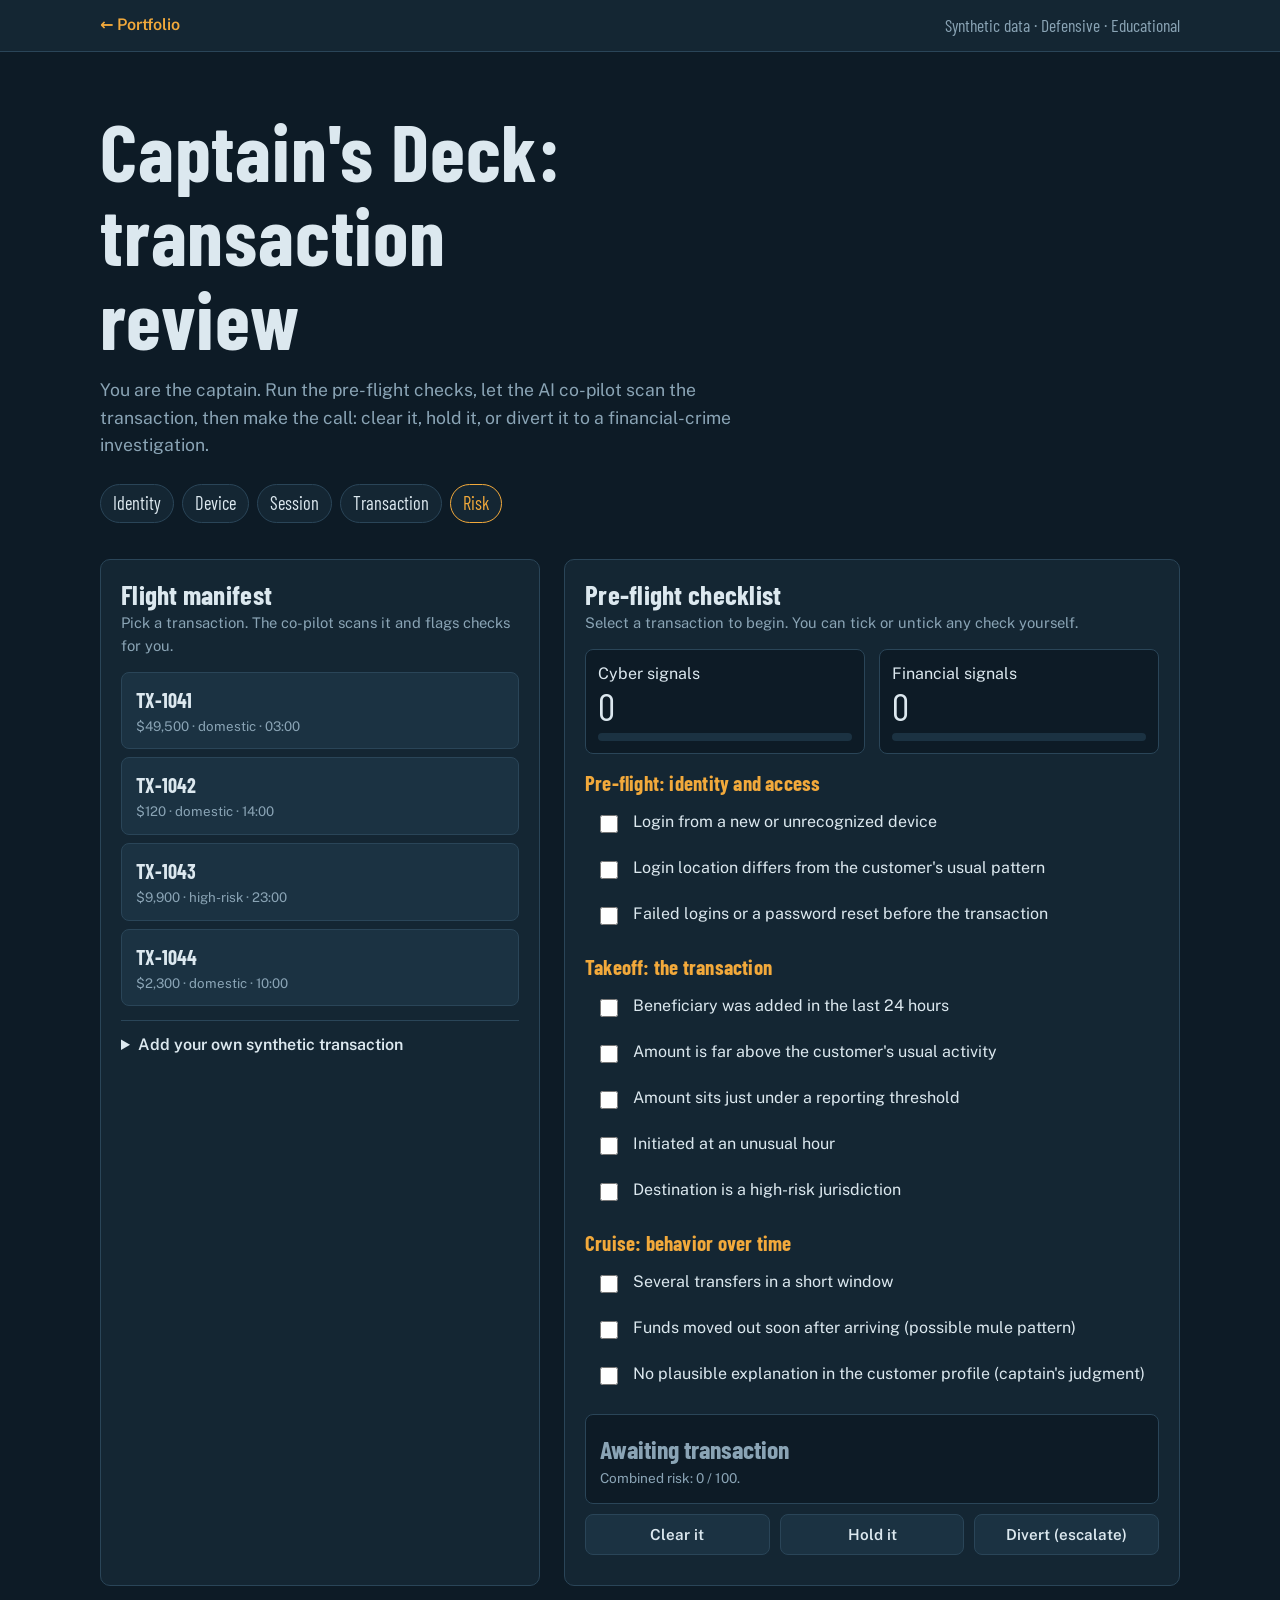
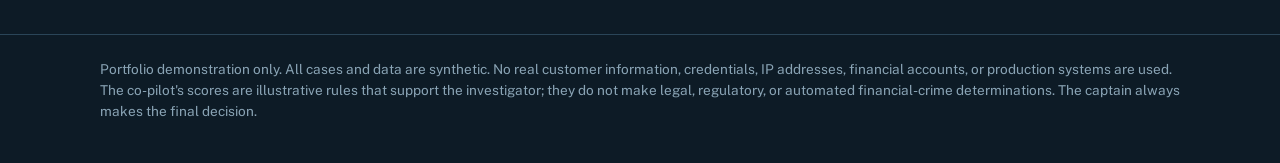
<file: index.html>
<!DOCTYPE html>
<html lang="en">
<head>
<meta charset="utf-8">
<meta name="viewport" content="width=device-width, initial-scale=1">
<title>Captain's Deck | Financial Crime & Cybersecurity Investigation Lab</title>
<link rel="preconnect" href="https://fonts.googleapis.com">
<link rel="preconnect" href="https://fonts.gstatic.com" crossorigin>
<link href="https://fonts.googleapis.com/css2?family=Barlow+Condensed:wght@500;700&family=Public+Sans:wght@400;500;600&display=swap" rel="stylesheet">
<style>
:root{
  --night:#0d1b26; --panel:#142633; --panel2:#1b3242; --line:#2a4558;
  --ice:#dce8ef; --mute:#8aa4b5; --amber:#f2a93b; --red:#ec5b5b; --go:#62c096;
}
*{box-sizing:border-box}
html{scroll-behavior:smooth}
body{margin:0;background:var(--night);color:var(--ice);font:16px/1.55 "Public Sans",system-ui,sans-serif}
h1,h2,h3{font-family:"Barlow Condensed","Arial Narrow",sans-serif;font-weight:700;letter-spacing:.01em;line-height:1.05;margin:0}
a{color:var(--amber)}
:focus-visible{outline:3px solid var(--amber);outline-offset:2px}
.wrap{max-width:1120px;margin:0 auto;padding:0 20px}

/* Top bar */
.bar{border-bottom:1px solid var(--line);background:var(--panel)}
.bar .wrap{display:flex;justify-content:space-between;align-items:center;padding:12px 20px;gap:12px;flex-wrap:wrap}
.bar a{text-decoration:none;font-weight:600}
.callsign{font-family:"Barlow Condensed",sans-serif;font-size:1.1rem;color:var(--mute)}

/* Hero */
.hero{padding:56px 0 36px}
.hero h1{font-size:clamp(2.6rem,7vw,5rem);max-width:14ch}
.hero p{max-width:60ch;color:var(--mute);font-size:1.1rem;margin:16px 0 0}
.route{display:flex;flex-wrap:wrap;gap:8px;margin-top:26px;font-family:"Barlow Condensed",sans-serif;font-size:1.15rem}
.route span{border:1px solid var(--line);padding:4px 12px;border-radius:999px;background:var(--panel)}
.route span.on{border-color:var(--amber);color:var(--amber)}

/* Layout */
.grid{display:grid;grid-template-columns:minmax(0,5fr) minmax(0,7fr);gap:24px;padding-bottom:48px}
@media (max-width:860px){.grid{grid-template-columns:1fr}}
.card{background:var(--panel);border:1px solid var(--line);border-radius:10px;padding:20px}
.card h2{font-size:1.7rem;margin-bottom:4px}
.sub{color:var(--mute);font-size:.92rem;margin:0 0 14px}

/* Manifest */
.tx{display:block;width:100%;text-align:left;background:var(--panel2);color:inherit;border:1px solid var(--line);border-radius:8px;padding:12px 14px;margin-bottom:8px;cursor:pointer;font:inherit}
.tx:hover{border-color:var(--mute)}
.tx[aria-pressed="true"]{border-color:var(--amber);box-shadow:inset 3px 0 0 var(--amber)}
.tx b{font-family:"Barlow Condensed",sans-serif;font-size:1.25rem}
.tx small{display:block;color:var(--mute)}
details{margin-top:14px;border-top:1px solid var(--line);padding-top:12px}
summary{cursor:pointer;font-weight:600}
form{display:grid;grid-template-columns:1fr 1fr;gap:10px;margin-top:12px}
form label{font-size:.85rem;color:var(--mute);display:flex;flex-direction:column;gap:4px}
form .chk{flex-direction:row;align-items:center;gap:8px;color:var(--ice)}
form .full{grid-column:1/-1}
input[type=number],select{background:var(--night);color:var(--ice);border:1px solid var(--line);border-radius:6px;padding:8px;font:inherit}
button.primary{background:var(--amber);color:#1b1305;border:0;border-radius:6px;padding:10px 14px;font:600 1rem "Public Sans",sans-serif;cursor:pointer}

/* Checklist */
.phase{margin-top:18px}
.phase h3{font-size:1.3rem;color:var(--amber);margin-bottom:6px}
.item{display:flex;gap:12px;align-items:flex-start;padding:9px 10px;border-radius:8px;border:1px solid transparent}
.item:hover{background:var(--panel2)}
.item input{margin-top:5px;width:18px;height:18px;accent-color:var(--amber)}
.item.flag{border-color:#5b4a22;background:#251f12}
.badge{display:inline-block;margin-left:8px;font-size:.75rem;font-weight:600;color:#1b1305;background:var(--amber);border-radius:4px;padding:1px 7px}
.why{display:block;color:var(--mute);font-size:.85rem}

/* Instruments */
.panel-row{display:grid;grid-template-columns:1fr 1fr;gap:14px;margin:6px 0 4px}
.gauge{background:var(--night);border:1px solid var(--line);border-radius:8px;padding:12px}
.gauge .n{font-family:"Barlow Condensed",sans-serif;font-size:2.4rem;line-height:1}
.track{height:8px;background:var(--panel2);border-radius:4px;margin-top:8px;overflow:hidden}
.fill{height:100%;width:0;background:var(--go);transition:width .35s,background .35s}
#verdict{margin:16px 0 6px;padding:14px;border-radius:8px;border:1px solid var(--line);background:var(--night)}
#verdict strong{font-family:"Barlow Condensed",sans-serif;font-size:1.6rem}
.decide{display:flex;flex-wrap:wrap;gap:10px;margin-top:10px}
.decide button{flex:1 1 150px;background:var(--panel2);color:var(--ice);border:1px solid var(--line);border-radius:8px;padding:11px;font:600 .95rem "Public Sans",sans-serif;cursor:pointer}
.decide button:hover{border-color:var(--amber)}
#log{list-style:none;margin:10px 0 0;padding:0;font-size:.9rem;color:var(--mute)}
#log li{padding:6px 0;border-top:1px solid var(--line)}
footer{border-top:1px solid var(--line);padding:24px 0 40px;color:var(--mute);font-size:.85rem}
@media (prefers-reduced-motion:reduce){*{transition:none!important;scroll-behavior:auto!important}}
</style>
</head>
<body>

<div class="bar"><div class="wrap">
  <a href="https://afnan-debug.github.io/">← Portfolio</a>
  <span class="callsign">Synthetic data · Defensive · Educational</span>
</div></div>

<header class="hero"><div class="wrap">
  <h1>Captain's Deck: transaction review</h1>
  <p>You are the captain. Run the pre-flight checks, let the AI co-pilot scan the transaction, then make the call: clear it, hold it, or divert it to a financial-crime investigation.</p>
  <div class="route" aria-label="Investigation route">
    <span>Identity</span><span>Device</span><span>Session</span><span>Transaction</span><span class="on">Risk</span>
  </div>
</div></header>

<main class="wrap grid">

  <!-- LEFT: manifest -->
  <section class="card" aria-labelledby="mf">
    <h2 id="mf">Flight manifest</h2>
    <p class="sub">Pick a transaction. The co-pilot scans it and flags checks for you.</p>
    <div id="manifest"></div>

    <details>
      <summary>Add your own synthetic transaction</summary>
      <form id="addForm">
        <label>Amount ($)<input type="number" name="amount" min="1" value="9500" required></label>
        <label>Customer's usual amount ($)<input type="number" name="usual" min="1" value="800" required></label>
        <label>Hour of day (0-23)<input type="number" name="hour" min="0" max="23" value="2" required></label>
        <label>Transfers in last 24h<input type="number" name="count" min="1" value="5" required></label>
        <label class="full">Destination
          <select name="dest"><option value="domestic">Domestic</option><option value="high-risk">High-risk jurisdiction</option></select>
        </label>
        <label class="chk"><input type="checkbox" name="newDevice"> New device</label>
        <label class="chk"><input type="checkbox" name="geo"> Unusual login location</label>
        <label class="chk"><input type="checkbox" name="fails"> Failed logins / reset</label>
        <label class="chk"><input type="checkbox" name="newBen"> New beneficiary</label>
        <label class="chk full"><input type="checkbox" name="passThru"> Funds left soon after arriving</label>
        <button class="primary full" type="submit">Add to manifest</button>
      </form>
    </details>
  </section>

  <!-- RIGHT: cockpit -->
  <section class="card" aria-labelledby="ck">
    <h2 id="ck">Pre-flight checklist</h2>
    <p class="sub" id="current">Select a transaction to begin. You can tick or untick any check yourself.</p>

    <div class="panel-row">
      <div class="gauge"><div>Cyber signals</div><div class="n" id="sCyber">0</div><div class="track"><div class="fill" id="fCyber"></div></div></div>
      <div class="gauge"><div>Financial signals</div><div class="n" id="sFin">0</div><div class="track"><div class="fill" id="fFin"></div></div></div>
    </div>

    <div id="checklist"></div>

    <div id="verdict" aria-live="polite"><strong>Awaiting transaction</strong><span class="why">Combined risk: 0 / 100</span></div>

    <div class="decide" role="group" aria-label="Captain's decision">
      <button data-d="Cleared for departure: closed, insufficient evidence">Clear it</button>
      <button data-d="Hold on the ground: monitor and request more evidence">Hold it</button>
      <button data-d="Divert: escalated to financial-crime investigation">Divert (escalate)</button>
    </div>
    <ul id="log" aria-label="Flight log"></ul>
  </section>
</main>

<footer><div class="wrap">
  Portfolio demonstration only. All cases and data are synthetic. No real customer information, credentials, IP addresses, financial accounts, or production systems are used. The co-pilot's scores are illustrative rules that support the investigator; they do not make legal, regulatory, or automated financial-crime determinations. The captain always makes the final decision.
</div></footer>

<script>
/* ---------- Checklist definition ---------- */
const CHECKS = [
  {id:'newDevice', phase:'Pre-flight: identity and access', k:'cyber', w:15, t:'Login from a new or unrecognized device'},
  {id:'geo',       phase:'Pre-flight: identity and access', k:'cyber', w:15, t:'Login location differs from the customer\'s usual pattern'},
  {id:'fails',     phase:'Pre-flight: identity and access', k:'cyber', w:15, t:'Failed logins or a password reset before the transaction'},
  {id:'newBen',    phase:'Takeoff: the transaction',        k:'fin',   w:15, t:'Beneficiary was added in the last 24 hours'},
  {id:'large',     phase:'Takeoff: the transaction',        k:'fin',   w:15, t:'Amount is far above the customer\'s usual activity'},
  {id:'round',     phase:'Takeoff: the transaction',        k:'fin',   w:10, t:'Amount sits just under a reporting threshold'},
  {id:'night',     phase:'Takeoff: the transaction',        k:'fin',   w:8,  t:'Initiated at an unusual hour'},
  {id:'highRisk',  phase:'Takeoff: the transaction',        k:'fin',   w:12, t:'Destination is a high-risk jurisdiction'},
  {id:'velocity',  phase:'Cruise: behavior over time',      k:'fin',   w:12, t:'Several transfers in a short window'},
  {id:'passThru',  phase:'Cruise: behavior over time',      k:'fin',   w:15, t:'Funds moved out soon after arriving (possible mule pattern)'},
  {id:'noStory',   phase:'Cruise: behavior over time',      k:'fin',   w:10, t:'No plausible explanation in the customer profile (captain\'s judgment)'}
];

/* ---------- AI co-pilot: rule-based detector ---------- */
function copilot(tx){
  const hits = {};
  if (tx.newDevice) hits.newDevice = 'Device not seen on this account before.';
  if (tx.geo)       hits.geo = 'Session location is inconsistent with history.';
  if (tx.fails)     hits.fails = 'Authentication friction before the transfer suggests credential testing.';
  if (tx.newBen)    hits.newBen = 'Money is going to a payee created very recently.';
  if (tx.amount >= 5 * tx.usual) hits.large = `Amount is ${(tx.amount/tx.usual).toFixed(1)}x the customer's usual.`;
  if (tx.amount >= 9000 && tx.amount < 10000) hits.round = 'Amount falls just below a common $10,000 reporting level.';
  if (tx.hour < 5 || tx.hour >= 23) hits.night = `Initiated at ${String(tx.hour).padStart(2,'0')}:00, outside normal hours.`;
  if (tx.dest === 'high-risk') hits.highRisk = 'Destination is flagged as higher risk.';
  if (tx.count >= 4) hits.velocity = `${tx.count} transfers within 24 hours.`;
  if (tx.passThru)  hits.passThru = 'Funds left shortly after arriving, a classic pass-through sign.';
  return hits;
}

/* ---------- Synthetic sample transactions ---------- */
let TX = [
  {id:'TX-1041', amount:49500, usual:800,  hour:3,  count:6, dest:'domestic',  newDevice:1, geo:1, fails:1, newBen:1, passThru:1},
  {id:'TX-1042', amount:120,   usual:100,  hour:14, count:1, dest:'domestic',  newDevice:0, geo:0, fails:0, newBen:0, passThru:0},
  {id:'TX-1043', amount:9900,  usual:1500, hour:23, count:4, dest:'high-risk', newDevice:0, geo:0, fails:0, newBen:1, passThru:0},
  {id:'TX-1044', amount:2300,  usual:2000, hour:10, count:2, dest:'domestic',  newDevice:1, geo:0, fails:0, newBen:0, passThru:0}
];
let current = null, hits = {}, state = {};

const $ = s => document.querySelector(s);

function renderManifest(){
  const box = $('#manifest'); box.replaceChildren();
  TX.forEach(tx=>{
    const b = document.createElement('button');
    b.className = 'tx'; b.type = 'button';
    b.setAttribute('aria-pressed', current && current.id === tx.id);
    const t = document.createElement('b'); t.textContent = tx.id;
    const s = document.createElement('small');
    s.textContent = `$${tx.amount.toLocaleString()} · ${tx.dest} · ${String(tx.hour).padStart(2,'0')}:00`;
    b.append(t, s);
    b.onclick = () => select(tx);
    box.append(b);
  });
}

function select(tx){
  current = tx; hits = copilot(tx); state = {};
  CHECKS.forEach(c => state[c.id] = !!hits[c.id]);
  $('#current').textContent = `Reviewing ${tx.id}. The co-pilot pre-ticked what it found; add your own judgment.`;
  renderManifest(); renderChecklist(); score();
}

function renderChecklist(){
  const box = $('#checklist'); box.replaceChildren();
  let lastPhase = null, phaseEl;
  CHECKS.forEach(c=>{
    if (c.phase !== lastPhase){
      phaseEl = document.createElement('div'); phaseEl.className = 'phase';
      const h = document.createElement('h3'); h.textContent = c.phase;
      phaseEl.append(h); box.append(phaseEl); lastPhase = c.phase;
    }
    const row = document.createElement('label');
    row.className = 'item' + (hits[c.id] ? ' flag' : '');
    const cb = document.createElement('input');
    cb.type = 'checkbox'; cb.checked = state[c.id];
    cb.onchange = () => { state[c.id] = cb.checked; score(); };
    const txt = document.createElement('span');
    txt.textContent = c.t;
    if (hits[c.id]){
      const bd = document.createElement('span'); bd.className = 'badge'; bd.textContent = 'Co-pilot flag';
      const why = document.createElement('span'); why.className = 'why'; why.textContent = hits[c.id];
      txt.append(bd, why);
    }
    row.append(cb, txt); phaseEl.append(row);
  });
}

function score(){
  let cy = 0, fi = 0;
  CHECKS.forEach(c => { if (state[c.id]) c.k === 'cyber' ? cy += c.w : fi += c.w; });
  cy = Math.min(cy, 45); fi = Math.min(fi, 100);
  const total = Math.min(100, Math.round(cy + fi * 0.7));
  setGauge('Cyber', cy, 45); setGauge('Fin', fi, 100);
  let label, color, msg;
  if (!current){ label = 'Awaiting transaction'; color = 'var(--mute)'; msg = ''; }
  else if (total < 30){ label = 'Clear skies'; color = 'var(--go)'; msg = 'Low risk. Closing with documented reasons is reasonable.'; }
  else if (total < 60){ label = 'Turbulence ahead'; color = 'var(--amber)'; msg = 'Moderate risk. Consider monitoring or requesting more evidence.'; }
  else { label = 'Mayday: divert'; color = 'var(--red)'; msg = 'High risk. Consider escalating to a financial-crime investigation.'; }
  const v = $('#verdict'); v.replaceChildren();
  const s = document.createElement('strong'); s.textContent = label; s.style.color = color;
  const w = document.createElement('span'); w.className = 'why';
  w.textContent = `Combined risk: ${total} / 100. ${msg}`;
  v.append(s, w);
}
function setGauge(k, val, max){
  $('#s' + k).textContent = val;
  const f = $('#f' + k);
  const pct = Math.min(100, val / max * 100);
  f.style.width = pct + '%';
  f.style.background = pct >= 60 ? 'var(--red)' : pct >= 30 ? 'var(--amber)' : 'var(--go)';
}

/* ---------- Captain's decision log ---------- */
document.querySelectorAll('.decide button').forEach(b=>{
  b.onclick = () => {
    if (!current){ $('#current').textContent = 'Select a transaction before logging a decision.'; return; }
    const li = document.createElement('li');
    li.textContent = `${new Date().toLocaleTimeString()} · ${current.id} · ${b.dataset.d}`;
    $('#log').prepend(li);
  };
});

/* ---------- Add custom transaction ---------- */
$('#addForm').addEventListener('submit', e=>{
  e.preventDefault();
  const f = new FormData(e.target);
  const tx = {
    id: 'TX-' + (1045 + TX.length - 4),
    amount: +f.get('amount'), usual: +f.get('usual'), hour: +f.get('hour'), count: +f.get('count'),
    dest: f.get('dest'),
    newDevice: f.has('newDevice'), geo: f.has('geo'), fails: f.has('fails'),
    newBen: f.has('newBen'), passThru: f.has('passThru')
  };
  TX.push(tx); select(tx);
});

renderManifest(); renderChecklist(); score();
</script>
</body>
</html>
</file>
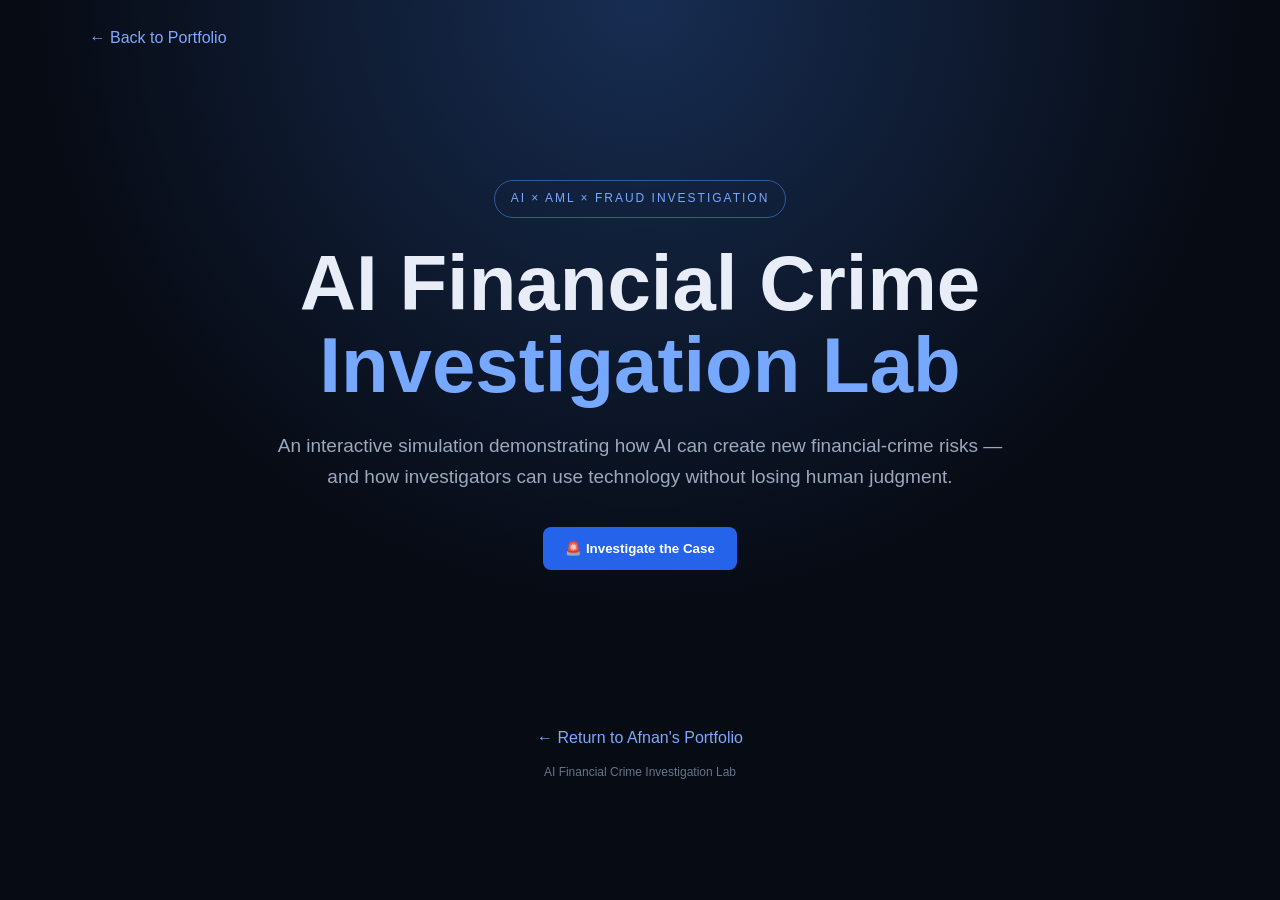
<file: ai-financial-crime.html>
<!DOCTYPE html>
<html lang="en">
<head>
  <meta charset="UTF-8">
  <meta name="viewport" content="width=device-width, initial-scale=1.0">

  <title>AI Financial Crime Investigation Lab | Afnan</title>

  <link rel="stylesheet" href="ai-financial-crime.css">
</head>

<body>

<header class="hero">

  <div class="nav">
    <a href="index.html">← Back to Portfolio</a>
  </div>

  <div class="hero-content">

    <div class="tag">
      AI × AML × FRAUD INVESTIGATION
    </div>

    <h1>
      AI Financial Crime
      <span>Investigation Lab</span>
    </h1>

    <p>
      An interactive simulation demonstrating how AI can create new
      financial-crime risks — and how investigators can use technology
      without losing human judgment.
    </p>

    <button onclick="startCase()">
      🚨 Investigate the Case
    </button>

  </div>

</header>


<main id="case" class="hidden">

  <!-- CASE OVERVIEW -->

  <section class="case-overview">

    <div>
      <small>CASE ID</small>
      <strong>AML-AI-2026-0813</strong>
    </div>

    <div>
      <small>CUSTOMER</small>
      <strong>Daniel Morgan</strong>
    </div>

    <div>
      <small>PROFILE</small>
      <strong>Low Historical Risk</strong>
    </div>

    <div>
      <small>INITIAL RISK</small>
      <strong id="risk">18</strong>
    </div>

  </section>


  <!-- INTRO -->

  <section class="card">

    <div class="section-title">
      <span>01</span>
      Transaction Monitoring Alert
    </div>

    <h2>Why did the system generate this alert?</h2>

    <p>
      The customer's historical monthly transaction volume was approximately
      <strong>$4,200</strong>.
    </p>

    <p>
      During the most recent 30-day period, activity increased to
      <strong>$87,430</strong> and involved multiple newly observed
      counterparties.
    </p>

    <div class="stats">

      <div>
        <small>Historical Volume</small>
        <strong>$4,200</strong>
      </div>

      <div>
        <small>Current Volume</small>
        <strong>$87,430</strong>
      </div>

      <div>
        <small>New Counterparties</small>
        <strong>14</strong>
      </div>

      <div>
        <small>Behavior Change</small>
        <strong>+1,982%</strong>
      </div>

    </div>

  </section>


  <!-- TRANSACTIONS -->

  <section class="card">

    <div class="section-title">
      <span>02</span>
      Transaction Timeline
    </div>

    <div id="transactions"></div>

  </section>


  <!-- AI RISKS -->

  <section class="card">

    <div class="section-title">
      <span>03</span>
      AI-Enabled Risk Indicators
    </div>

    <p class="description">
      These are investigative leads. They are not proof of criminal activity.
    </p>

    <div class="risk-grid">

      <div class="risk-card high">

        <div class="risk-header">
          <span>HIGH</span>
          🤖
        </div>

        <h3>Potential Synthetic Identity</h3>

        <p>
          Identity attributes appear inconsistent across available records.
        </p>

      </div>


      <div class="risk-card high">

        <div class="risk-header">
          <span>HIGH</span>
          🎭
        </div>

        <h3>Deepfake Concern</h3>

        <p>
          A remote verification event contains characteristics requiring
          additional human verification.
        </p>

      </div>


      <div class="risk-card medium">

        <div class="risk-header">
          <span>MEDIUM</span>
          📈
        </div>

        <h3>Behavioral Change</h3>

        <p>
          Transaction behavior materially differs from the customer's
          historical profile.
        </p>

      </div>


      <div class="risk-card high">

        <div class="risk-header">
          <span>HIGH</span>
          🕸️
        </div>

        <h3>Network Expansion</h3>

        <p>
          Multiple new relationships appeared within a compressed period.
        </p>

      </div>

    </div>

  </section>


  <!-- NETWORK -->

  <section class="card">

    <div class="section-title">
      <span>04</span>
      Relationship Analysis
    </div>

    <p>
      The investigator asks:
      <strong>
        "Are these transactions isolated events, or part of a larger network?"
      </strong>
    </p>

    <div class="network">

      <div class="node customer">
        DANIEL<br>MORGAN
      </div>

      <div class="line">$18.5K</div>

      <div class="node">
        ACCOUNT<br>A
      </div>

      <div class="line">$12.9K</div>

      <div class="node">
        ACCOUNT<br>B
      </div>

      <div class="line">$9.7K</div>

      <div class="node">
        ACCOUNT<br>C
      </div>

    </div>

  </section>


  <!-- AI ANALYSIS -->

  <section class="card ai-section">

    <div class="section-title">
      <span>05</span>
      AI Investigator Assistant
    </div>

    <p>
      The AI system has reviewed the available synthetic case data.
    </p>

    <button onclick="runAI()">
      🧠 Run AI Investigation
    </button>

    <div id="aiOutput" class="ai-output hidden"></div>

  </section>


  <!-- INVESTIGATOR DECISION -->

  <section class="card">

    <div class="section-title">
      <span>06</span>
      Investigator Decision
    </div>

    <h2>
      What would you do with this alert?
    </h2>

    <div class="decision-grid">

      <button onclick="decision('close')">
        Close Alert
      </button>

      <button onclick="decision('monitor')">
        Continue Monitoring
      </button>

      <button onclick="decision('escalate')">
        Escalate Investigation
      </button>

    </div>

    <div id="decisionOutput"></div>

  </section>


  <!-- INVESTIGATOR THINKING -->

  <section class="card">

    <div class="section-title">
      <span>07</span>
      Investigator Thinking
    </div>

    <div class="thinking">

      <div>
        <strong>1. Establish the baseline</strong>
        <p>
          What normally happens in this customer's account?
        </p>
      </div>

      <div>
        <strong>2. Identify the deviation</strong>
        <p>
          What changed and when did the change occur?
        </p>
      </div>

      <div>
        <strong>3. Connect the activity</strong>
        <p>
          Are apparently unrelated transactions connected?
        </p>
      </div>

      <div>
        <strong>4. Challenge the AI</strong>
        <p>
          Is the AI finding supported by independent evidence?
        </p>
      </div>

      <div>
        <strong>5. Make a defensible decision</strong>
        <p>
          Can another investigator understand why you reached your conclusion?
        </p>
      </div>

    </div>

  </section>


  <!-- CASE CONCLUSION -->

  <section class="conclusion">

    <div class="tag">
      INVESTIGATOR TAKEAWAY
    </div>

    <h2>
      AI doesn't replace the investigator.
    </h2>

    <h3>
      It changes what the investigator needs to investigate.
    </h3>

    <p>
      Modern financial-crime investigators need to understand both
      traditional AML red flags and emerging technology-enabled risks.
    </p>

  </section>


  <section class="disclaimer">

    <strong>Educational Simulation</strong>

    <p>
      All customers, transactions and investigative findings in this
      demonstration are fictional. The application is designed to
      demonstrate investigative methodology and responsible use of AI.
    </p>

  </section>

</main>


<footer>

  <a href="index.html">← Return to Afnan's Portfolio</a>

  <p>
    AI Financial Crime Investigation Lab
  </p>

</footer>


<script src="ai-financial-crime.js"></script>

</body>
</html>
</file>
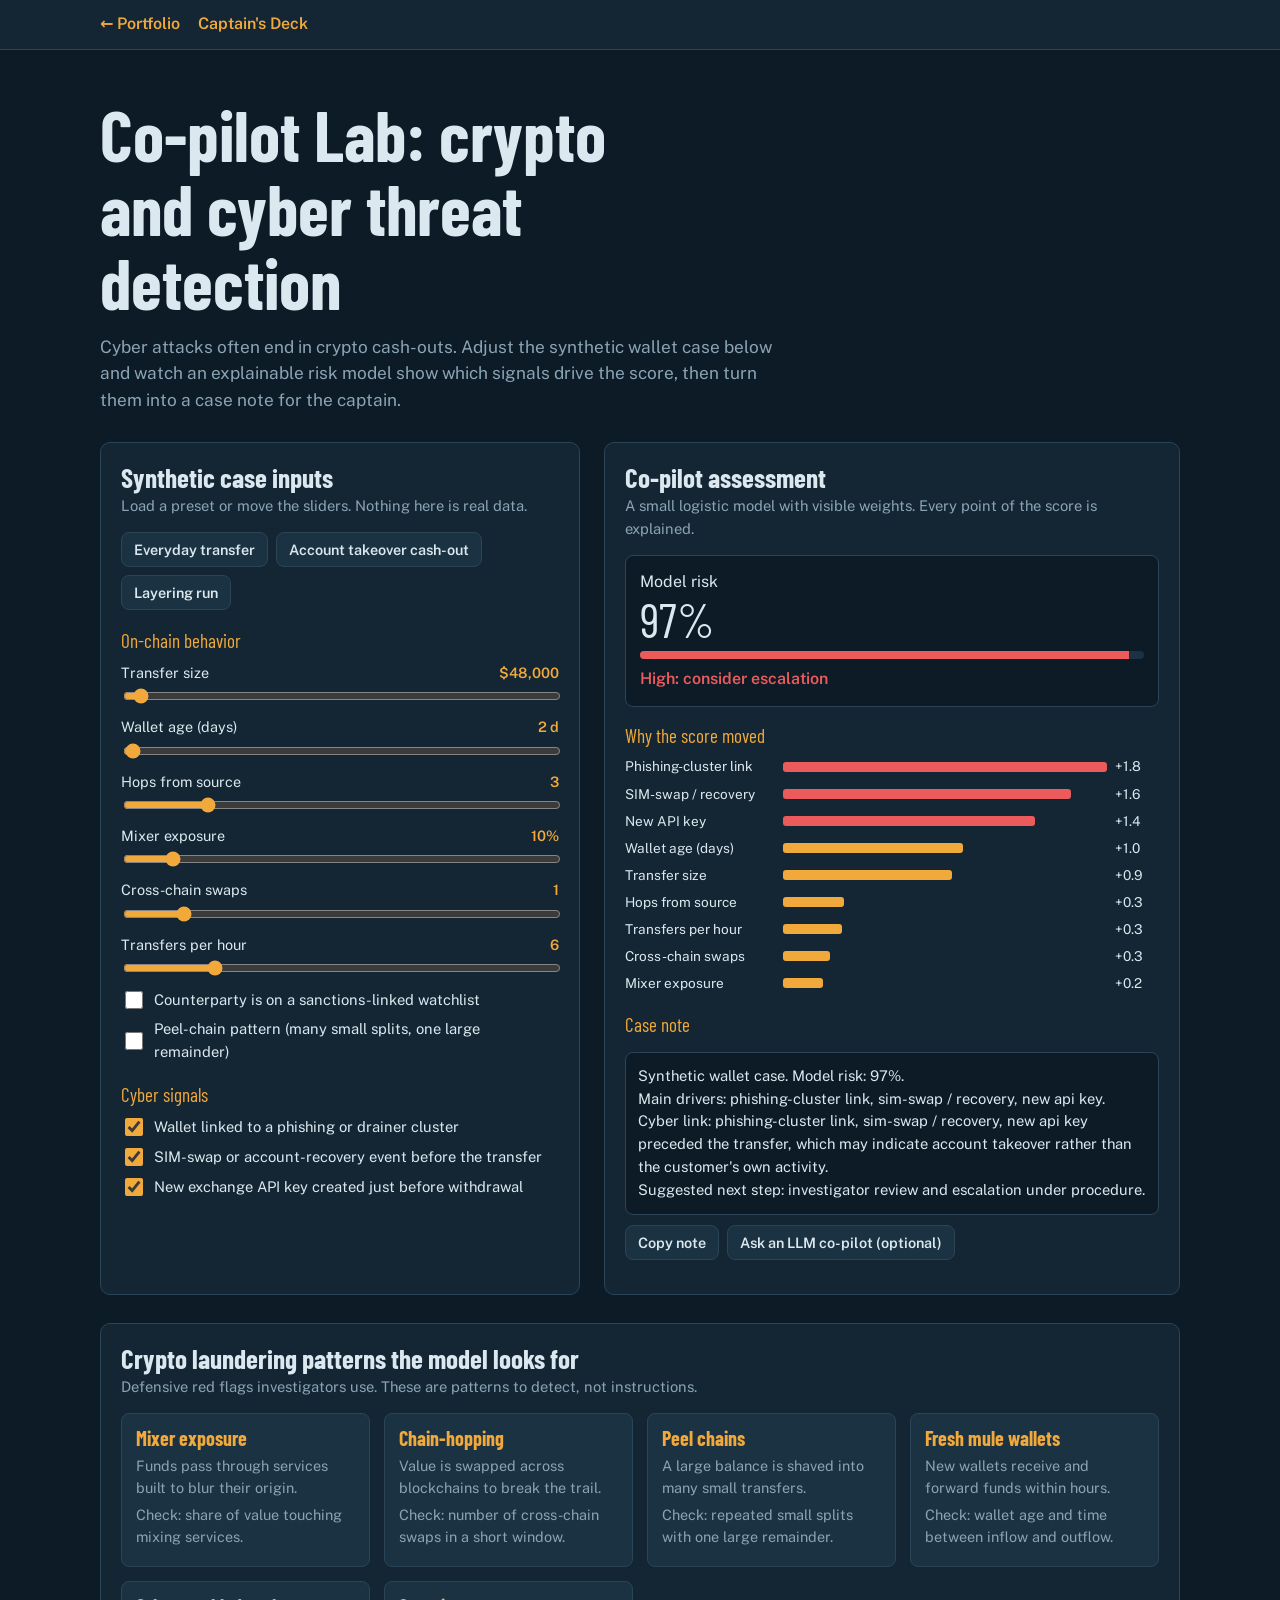
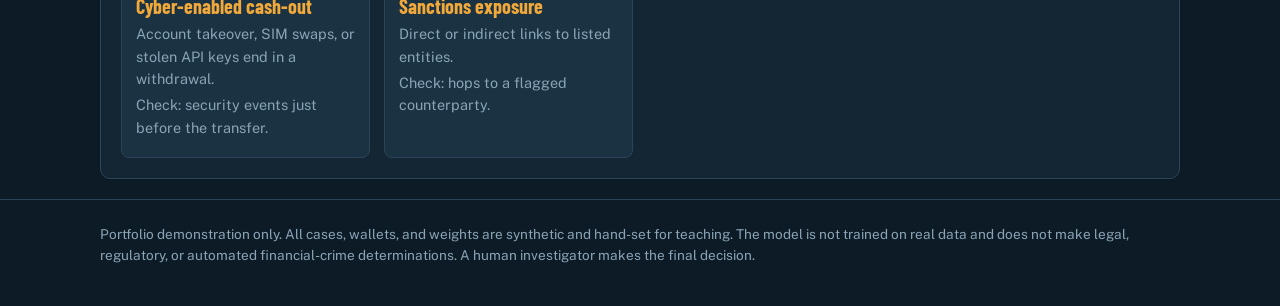
<file: ai-lab.html>
<!DOCTYPE html>
<html lang="en">
<head>
<meta charset="utf-8">
<meta name="viewport" content="width=device-width, initial-scale=1">
<title>Co-pilot Lab | Crypto and Cyber Threat Detection</title>
<link rel="preconnect" href="https://fonts.googleapis.com">
<link rel="preconnect" href="https://fonts.gstatic.com" crossorigin>
<link href="https://fonts.googleapis.com/css2?family=Barlow+Condensed:wght@500;700&family=Public+Sans:wght@400;500;600&display=swap" rel="stylesheet">
<style>
:root{--night:#0d1b26;--panel:#142633;--panel2:#1b3242;--line:#2a4558;--ice:#dce8ef;--mute:#8aa4b5;--amber:#f2a93b;--red:#ec5b5b;--go:#62c096}
*{box-sizing:border-box}
body{margin:0;background:var(--night);color:var(--ice);font:16px/1.55 "Public Sans",system-ui,sans-serif}
h1,h2,h3{font-family:"Barlow Condensed","Arial Narrow",sans-serif;font-weight:700;line-height:1.05;margin:0}
a{color:var(--amber)}
:focus-visible{outline:3px solid var(--amber);outline-offset:2px}
.wrap{max-width:1120px;margin:0 auto;padding:0 20px}
.bar{border-bottom:1px solid var(--line);background:var(--panel)}
.bar .wrap{display:flex;gap:18px;padding:12px 20px;flex-wrap:wrap}
.bar a{text-decoration:none;font-weight:600}
.hero{padding:48px 0 28px}
.hero h1{font-size:clamp(2.4rem,6vw,4.4rem);max-width:16ch}
.hero p{max-width:62ch;color:var(--mute);font-size:1.08rem;margin:14px 0 0}
.grid{display:grid;grid-template-columns:minmax(0,5fr) minmax(0,6fr);gap:24px;margin-bottom:28px}
@media (max-width:860px){.grid{grid-template-columns:1fr}}
.card{background:var(--panel);border:1px solid var(--line);border-radius:10px;padding:20px}
.card h2{font-size:1.7rem;margin-bottom:4px}
.sub{color:var(--mute);font-size:.92rem;margin:0 0 14px}
.presets{display:flex;gap:8px;flex-wrap:wrap;margin-bottom:14px}
.presets button,.btn{background:var(--panel2);color:var(--ice);border:1px solid var(--line);border-radius:8px;padding:8px 12px;font:600 .9rem "Public Sans",sans-serif;cursor:pointer}
.presets button:hover,.btn:hover{border-color:var(--amber)}
.field{display:grid;grid-template-columns:1fr auto;gap:2px 10px;margin-bottom:10px;font-size:.9rem}
.field output{color:var(--amber);font-weight:600}
.field input[type=range]{grid-column:1/-1;accent-color:var(--amber);width:100%}
.group{margin:16px 0 6px;font-family:"Barlow Condensed",sans-serif;font-size:1.2rem;color:var(--amber)}
.chk{display:flex;gap:8px;align-items:center;margin:6px 0;font-size:.92rem}
.chk input{width:18px;height:18px;accent-color:var(--amber)}
.risk{background:var(--night);border:1px solid var(--line);border-radius:8px;padding:14px;margin-bottom:14px}
.risk .n{font-family:"Barlow Condensed",sans-serif;font-size:3rem;line-height:1}
.track{height:8px;background:var(--panel2);border-radius:4px;overflow:hidden;margin-top:8px}
.fill{height:100%;width:0;transition:width .3s,background .3s}
.drv{display:grid;grid-template-columns:150px 1fr 44px;gap:8px;align-items:center;font-size:.85rem;margin:6px 0}
.drv .b{height:10px;border-radius:3px;background:var(--amber)}
.drv .b.cy{background:var(--red)}
#story{background:var(--night);border:1px solid var(--line);border-radius:8px;padding:12px;margin-top:12px;white-space:pre-wrap;font-size:.92rem;min-height:4em}
.types{display:grid;grid-template-columns:repeat(auto-fit,minmax(240px,1fr));gap:14px;margin-top:12px}
.type{background:var(--panel2);border:1px solid var(--line);border-radius:8px;padding:14px}
.type h3{font-size:1.25rem;color:var(--amber);margin-bottom:6px}
.type p{margin:4px 0;font-size:.9rem;color:var(--mute)}
footer{border-top:1px solid var(--line);padding:24px 0 40px;margin-top:20px;color:var(--mute);font-size:.85rem}
@media (prefers-reduced-motion:reduce){*{transition:none!important}}
</style>
</head>
<body>
<div class="bar"><div class="wrap">
  <a href="https://afnan-debug.github.io/">← Portfolio</a>
  <a href="index.html">Captain's Deck</a>
</div></div>

<header class="hero"><div class="wrap">
  <h1>Co-pilot Lab: crypto and cyber threat detection</h1>
  <p>Cyber attacks often end in crypto cash-outs. Adjust the synthetic wallet case below and watch an explainable risk model show which signals drive the score, then turn them into a case note for the captain.</p>
</div></header>

<main class="wrap">
<div class="grid">

  <section class="card" aria-labelledby="in">
    <h2 id="in">Synthetic case inputs</h2>
    <p class="sub">Load a preset or move the sliders. Nothing here is real data.</p>
    <div class="presets" id="presets"></div>
    <form id="f" onsubmit="return false">
      <div class="group">On-chain behavior</div>
      <div id="sliders"></div>
      <label class="chk"><input type="checkbox" id="sanctioned"> Counterparty is on a sanctions-linked watchlist</label>
      <label class="chk"><input type="checkbox" id="peel"> Peel-chain pattern (many small splits, one large remainder)</label>
      <div class="group">Cyber signals</div>
      <label class="chk"><input type="checkbox" id="phish"> Wallet linked to a phishing or drainer cluster</label>
      <label class="chk"><input type="checkbox" id="sim"> SIM-swap or account-recovery event before the transfer</label>
      <label class="chk"><input type="checkbox" id="apikey"> New exchange API key created just before withdrawal</label>
    </form>
  </section>

  <section class="card" aria-labelledby="out">
    <h2 id="out">Co-pilot assessment</h2>
    <p class="sub">A small logistic model with visible weights. Every point of the score is explained.</p>
    <div class="risk" aria-live="polite">
      <div>Model risk</div>
      <div class="n" id="pct">0%</div>
      <div class="track"><div class="fill" id="bar"></div></div>
      <div id="band" style="margin-top:8px;font-weight:600"></div>
    </div>
    <div class="group" style="margin-top:0">Why the score moved</div>
    <div id="drivers"></div>
    <div class="group">Case note</div>
    <div id="story"></div>
    <div style="display:flex;gap:8px;margin-top:10px;flex-wrap:wrap">
      <button class="btn" id="copy" type="button">Copy note</button>
      <button class="btn" id="llm" type="button">Ask an LLM co-pilot (optional)</button>
    </div>
    <div id="llmOut" class="sub" style="margin-top:10px"></div>
  </section>
</div>

<section class="card" aria-labelledby="ty">
  <h2 id="ty">Crypto laundering patterns the model looks for</h2>
  <p class="sub">Defensive red flags investigators use. These are patterns to detect, not instructions.</p>
  <div class="types">
    <div class="type"><h3>Mixer exposure</h3><p>Funds pass through services built to blur their origin.</p><p>Check: share of value touching mixing services.</p></div>
    <div class="type"><h3>Chain-hopping</h3><p>Value is swapped across blockchains to break the trail.</p><p>Check: number of cross-chain swaps in a short window.</p></div>
    <div class="type"><h3>Peel chains</h3><p>A large balance is shaved into many small transfers.</p><p>Check: repeated small splits with one large remainder.</p></div>
    <div class="type"><h3>Fresh mule wallets</h3><p>New wallets receive and forward funds within hours.</p><p>Check: wallet age and time between inflow and outflow.</p></div>
    <div class="type"><h3>Cyber-enabled cash-out</h3><p>Account takeover, SIM swaps, or stolen API keys end in a withdrawal.</p><p>Check: security events just before the transfer.</p></div>
    <div class="type"><h3>Sanctions exposure</h3><p>Direct or indirect links to listed entities.</p><p>Check: hops to a flagged counterparty.</p></div>
  </div>
</section>
</main>

<footer><div class="wrap">
  Portfolio demonstration only. All cases, wallets, and weights are synthetic and hand-set for teaching. The model is not trained on real data and does not make legal, regulatory, or automated financial-crime determinations. A human investigator makes the final decision.
</div></footer>

<script>
/* ---------- Model: weights are hand-set for teaching. Replace with trained values later. ---------- */
const BIAS = -4.5;
const FEATURES = [
  {id:'amount',  label:'Transfer size',          w:1.2, cy:false, slider:{min:100,max:2000000,step:100,val:5000,fmt:v=>'$'+(+v).toLocaleString()}, norm:v=>Math.min(Math.log10(v)/6,1)},
  {id:'age',     label:'Wallet age (days)',       w:1.0, cy:false, slider:{min:0,max:365,step:1,val:90,fmt:v=>v+' d'}, norm:v=>v<7?1:v<30?0.5:0},
  {id:'hops',    label:'Hops from source',        w:0.9, cy:false, slider:{min:1,max:12,step:1,val:2,fmt:v=>v}, norm:v=>Math.min(v/8,1)},
  {id:'mixer',   label:'Mixer exposure',          w:2.2, cy:false, slider:{min:0,max:100,step:5,val:0,fmt:v=>v+'%'}, norm:v=>v/100},
  {id:'swaps',   label:'Cross-chain swaps',       w:1.3, cy:false, slider:{min:0,max:8,step:1,val:0,fmt:v=>v}, norm:v=>Math.min(v/5,1)},
  {id:'velocity',label:'Transfers per hour',      w:1.1, cy:false, slider:{min:0,max:30,step:1,val:1,fmt:v=>v}, norm:v=>Math.min(v/20,1)},
  {id:'sanctioned',label:'Sanctions-linked party',w:3.0, cy:false, norm:v=>v?1:0},
  {id:'peel',    label:'Peel-chain pattern',      w:1.5, cy:false, norm:v=>v?1:0},
  {id:'phish',   label:'Phishing-cluster link',   w:1.8, cy:true,  norm:v=>v?1:0},
  {id:'sim',     label:'SIM-swap / recovery',     w:1.6, cy:true,  norm:v=>v?1:0},
  {id:'apikey',  label:'New API key',             w:1.4, cy:true,  norm:v=>v?1:0}
];
const PRESETS = {
  'Everyday transfer':   {amount:300,age:400,hops:1,mixer:0,swaps:0,velocity:1,sanctioned:0,peel:0,phish:0,sim:0,apikey:0},
  'Account takeover cash-out': {amount:48000,age:2,hops:3,mixer:10,swaps:1,velocity:6,sanctioned:0,peel:0,phish:1,sim:1,apikey:1},
  'Layering run':        {amount:250000,age:5,hops:9,mixer:60,swaps:4,velocity:14,sanctioned:0,peel:1,phish:0,sim:0,apikey:0}
};
const $ = s => document.querySelector(s);
const vals = {};

/* Build controls */
const sl = $('#sliders');
FEATURES.filter(f=>f.slider).forEach(f=>{
  const wrap = document.createElement('div'); wrap.className = 'field';
  const lab = document.createElement('label'); lab.htmlFor = 'in_'+f.id; lab.textContent = f.label;
  const out = document.createElement('output'); out.id = 'o_'+f.id;
  const inp = document.createElement('input');
  Object.assign(inp, {type:'range', id:'in_'+f.id, min:f.slider.min, max:f.slider.max, step:f.slider.step, value:f.slider.val});
  inp.oninput = update;
  wrap.append(lab, out, inp); sl.append(wrap);
});
['sanctioned','peel','phish','sim','apikey'].forEach(id => $('#'+id).onchange = update);
Object.keys(PRESETS).forEach(name=>{
  const b = document.createElement('button'); b.type = 'button'; b.textContent = name;
  b.onclick = () => load(PRESETS[name]); $('#presets').append(b);
});

function load(p){
  FEATURES.forEach(f=>{
    if (f.slider) $('#in_'+f.id).value = p[f.id]; else $('#'+f.id).checked = !!p[f.id];
  });
  update();
}
function read(){
  FEATURES.forEach(f=>{
    if (f.slider){ vals[f.id] = +$('#in_'+f.id).value; $('#o_'+f.id).textContent = f.slider.fmt(vals[f.id]); }
    else vals[f.id] = $('#'+f.id).checked;
  });
}

/* Score */
let drivers = [], prob = 0;
function update(){
  read();
  let z = BIAS; drivers = [];
  FEATURES.forEach(f=>{
    const c = f.w * f.norm(vals[f.id]);
    z += c;
    if (c > 0.05) drivers.push({label:f.label, c, cy:f.cy});
  });
  prob = 1 / (1 + Math.exp(-z));
  drivers.sort((a,b)=>b.c-a.c);
  render();
}
function render(){
  const pct = Math.round(prob*100);
  $('#pct').textContent = pct + '%';
  const color = prob<0.3 ? 'var(--go)' : prob<0.65 ? 'var(--amber)' : 'var(--red)';
  const band = prob<0.3 ? 'Low: routine monitoring' : prob<0.65 ? 'Medium: request more evidence' : 'High: consider escalation';
  $('#bar').style.width = pct + '%'; $('#bar').style.background = color;
  $('#band').textContent = band; $('#band').style.color = color;

  const box = $('#drivers'); box.replaceChildren();
  if (!drivers.length){ box.textContent = 'No risk signals active.'; }
  const max = Math.max(...drivers.map(d=>d.c), 1);
  drivers.forEach(d=>{
    const row = document.createElement('div'); row.className = 'drv';
    const l = document.createElement('span'); l.textContent = d.label;
    const track = document.createElement('div'); const b = document.createElement('div');
    b.className = 'b' + (d.cy ? ' cy' : ''); b.style.width = (d.c/max*100) + '%'; track.append(b);
    const n = document.createElement('span'); n.textContent = '+' + d.c.toFixed(1);
    row.append(l, track, n); box.append(row);
  });
  $('#story').textContent = narrative();
}
function narrative(){
  const pct = Math.round(prob*100);
  const top = drivers.slice(0,3).map(d=>d.label.toLowerCase());
  const cyber = drivers.filter(d=>d.cy).map(d=>d.label.toLowerCase());
  let t = `Synthetic wallet case. Model risk: ${pct}%.\n`;
  t += top.length ? `Main drivers: ${top.join(', ')}.\n` : 'No significant risk drivers.\n';
  t += cyber.length ? `Cyber link: ${cyber.join(', ')} preceded the transfer, which may indicate account takeover rather than the customer's own activity.\n` : 'No cybersecurity indicators were present.\n';
  t += prob>=0.65 ? 'Suggested next step: investigator review and escalation under procedure.'
     : prob>=0.3 ? 'Suggested next step: request more evidence and keep monitoring.'
     : 'Suggested next step: no action beyond routine monitoring.';
  return t;
}

/* Copy note */
$('#copy').onclick = async () => {
  try { await navigator.clipboard.writeText($('#story').textContent); $('#copy').textContent = 'Copied'; }
  catch(e){ $('#copy').textContent = 'Copy failed'; }
  setTimeout(()=>$('#copy').textContent='Copy note',1500);
};

/* Optional LLM hook. Paste your own proxy URL (for example a Cloudflare Worker) here.
   Never put an API key in this file: anyone can read it. */
const WORKER_URL = '';
$('#llm').onclick = async () => {
  const out = $('#llmOut');
  if (!WORKER_URL){ out.textContent = 'No LLM proxy is configured. Set WORKER_URL in this file to enable it.'; return; }
  out.textContent = 'Asking the co-pilot...';
  try {
    const r = await fetch(WORKER_URL, {method:'POST', headers:{'Content-Type':'application/json'},
      body: JSON.stringify({task:'Rewrite this synthetic AML case note for a human investigator. Do not make a final determination.', note:$('#story').textContent})});
    const j = await r.json();
    out.textContent = j.text || 'No response.';
  } catch(e){ out.textContent = 'The co-pilot could not be reached.'; }
};

load(PRESETS['Account takeover cash-out']);
</script>
</body>
</html>
</file>
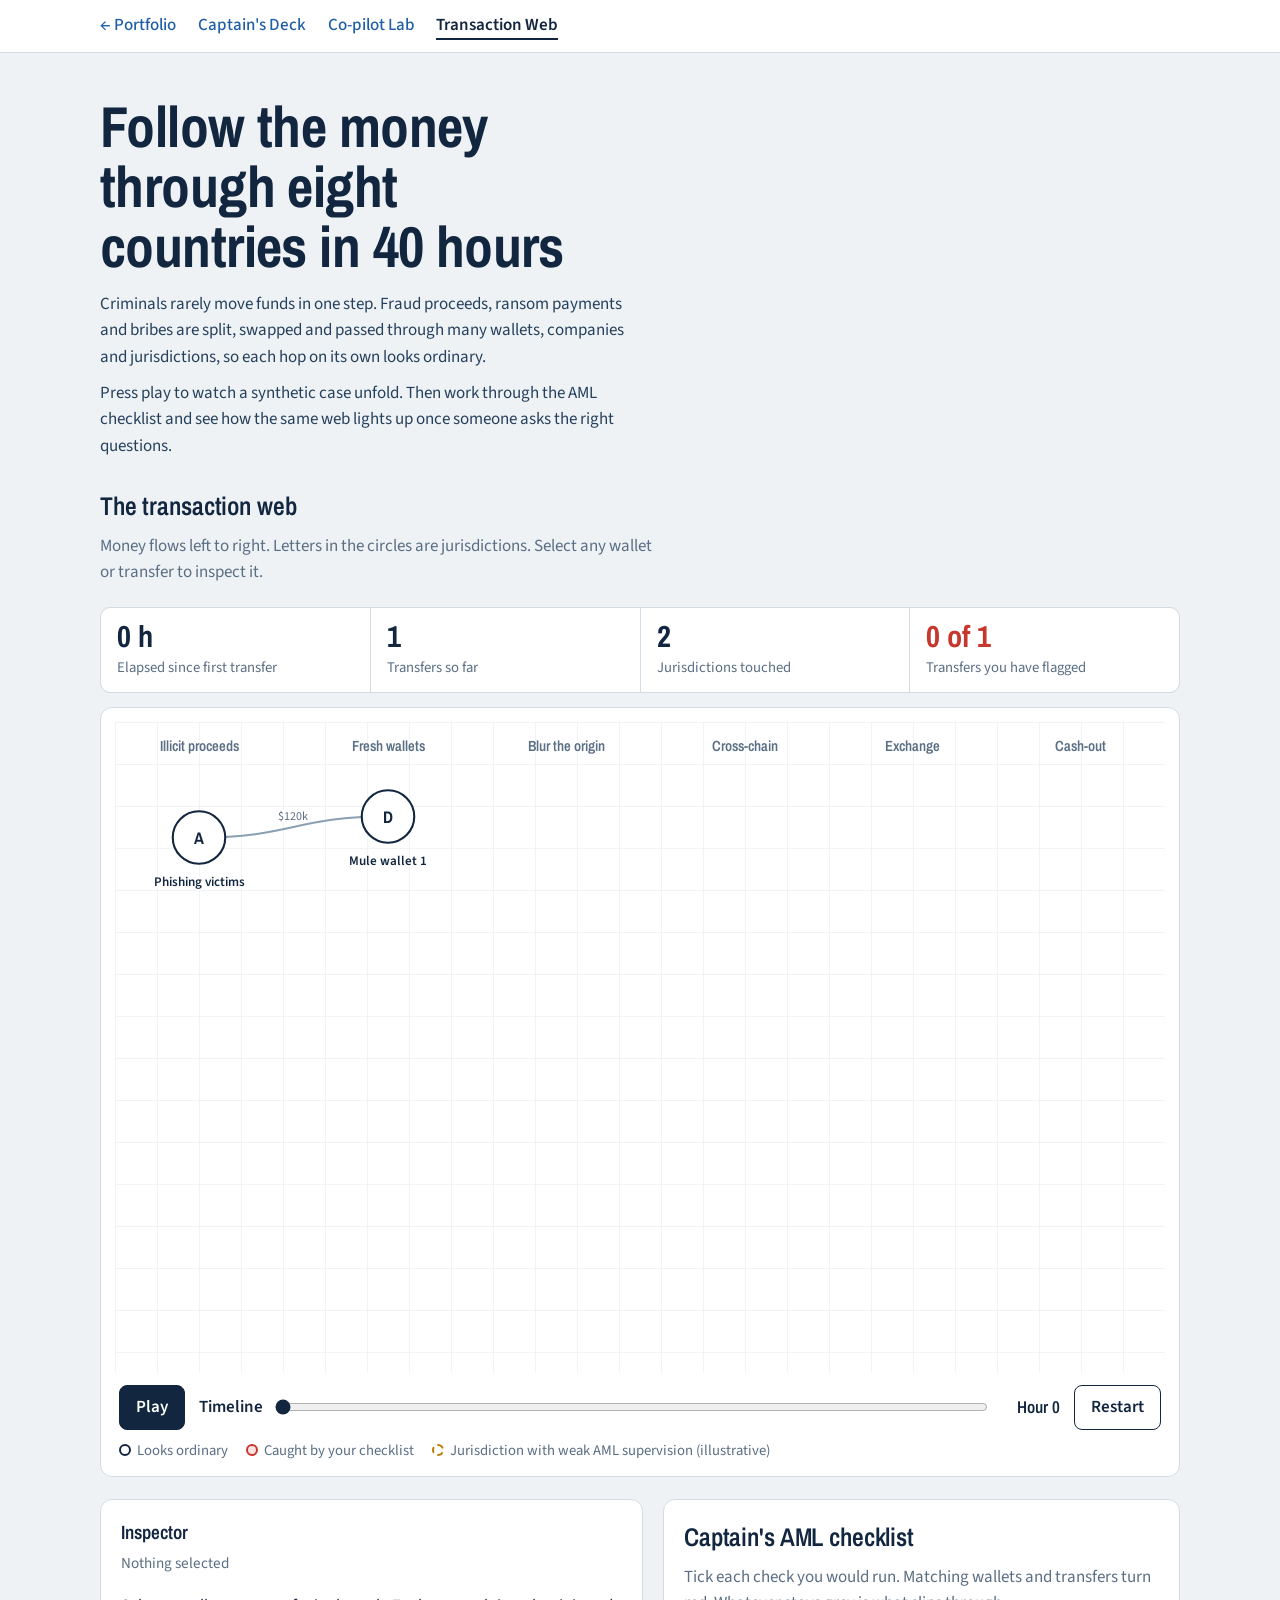
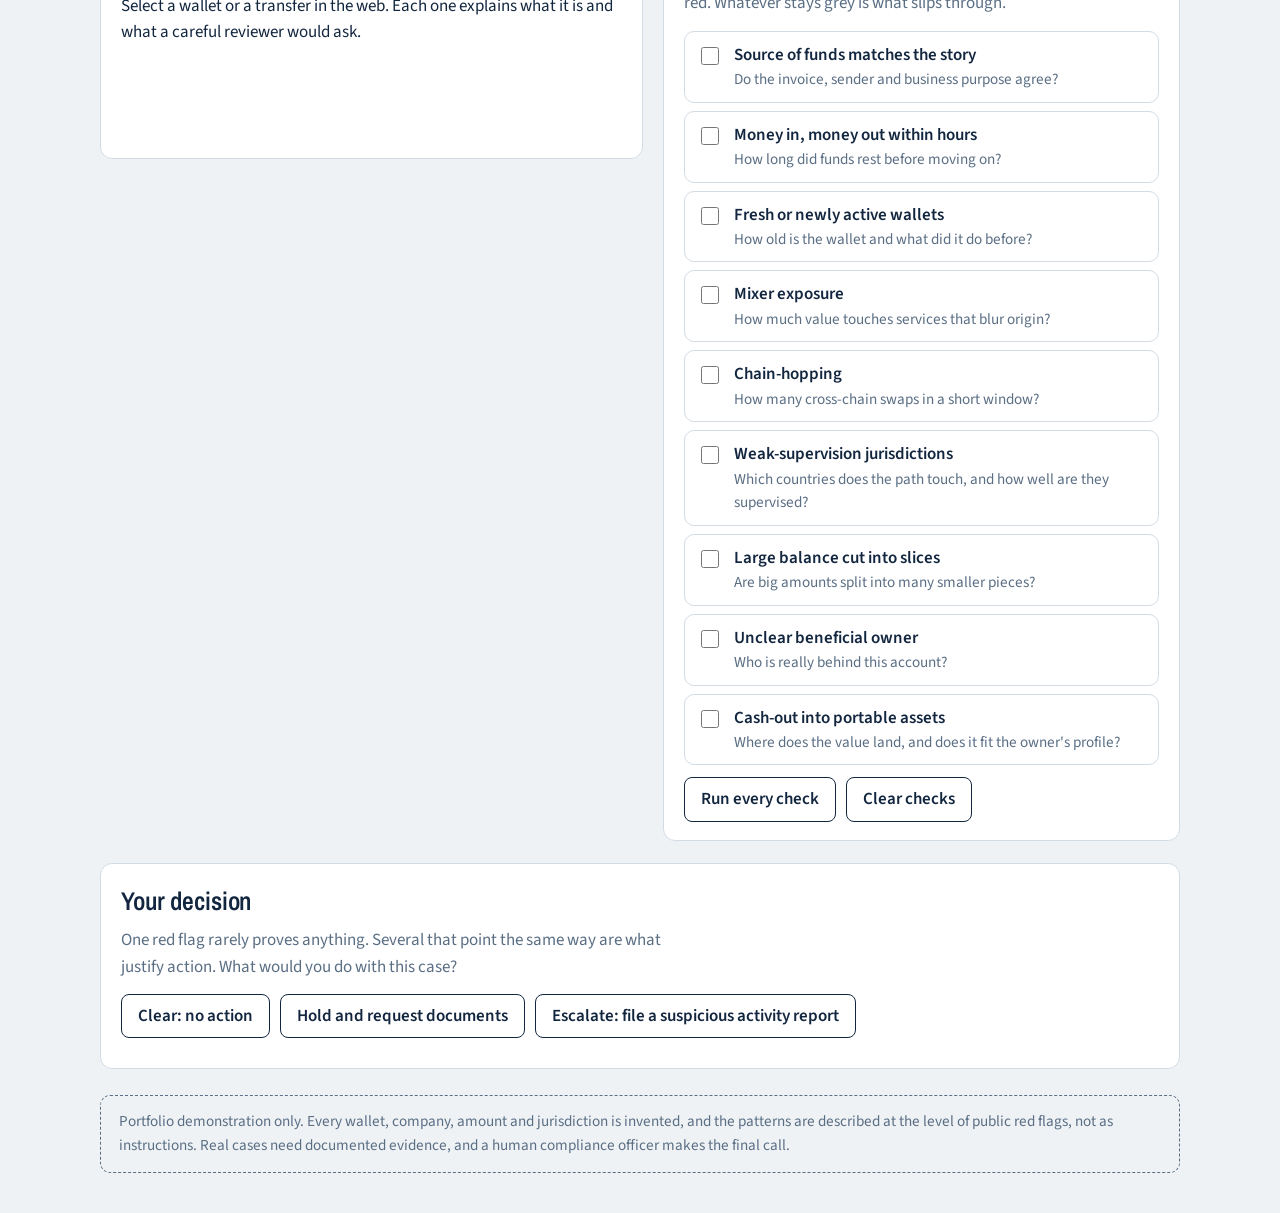
<file: transaction-web.html>
<!DOCTYPE html>
<html lang="en">
<head>
<meta charset="utf-8">
<meta name="viewport" content="width=device-width, initial-scale=1">
<title>Transaction Web | Following crypto laundering across borders</title>
<meta name="description" content="An interactive, synthetic case showing how illicit crypto moves through many jurisdictions in hours, and how an AML checklist exposes it.">
<link rel="preconnect" href="https://fonts.googleapis.com">
<link rel="preconnect" href="https://fonts.gstatic.com" crossorigin>
<link href="https://fonts.googleapis.com/css2?family=Archivo+Narrow:wght@500;600;700&family=Source+Sans+3:wght@400;500;600&display=swap" rel="stylesheet">
<style>
  :root{
    --paper:#EEF2F5; --panel:#FFFFFF; --ink:#12263F; --muted:#5A6E84; --grid:#D3DCE5;
    --line:#8CA0B3; --flag:#C8372D; --flag-soft:#FBE4E1; --caution:#B97800; --ok:#1E7F6B; --blue:#1F5FA8;
    --head:"Archivo Narrow","Arial Narrow",Arial,sans-serif;
    --body:"Source Sans 3",system-ui,-apple-system,"Segoe UI",Roboto,Arial,sans-serif;
  }
  *{box-sizing:border-box}
  html{scroll-behavior:smooth}
  body{margin:0;background:var(--paper);color:var(--ink);font-family:var(--body);font-size:17px;line-height:1.55}
  a{color:var(--blue)}
  :focus-visible{outline:3px solid var(--blue);outline-offset:2px;border-radius:4px}
  .wrap{max-width:1120px;margin:0 auto;padding:0 20px}

  .top{border-bottom:1px solid var(--grid);background:var(--panel)}
  .top .wrap{display:flex;gap:22px;flex-wrap:wrap;padding-top:12px;padding-bottom:12px;font-weight:500}
  .top a{text-decoration:none}
  .top a:hover{text-decoration:underline}
  .top a[aria-current="page"]{color:var(--ink);font-weight:600;border-bottom:2px solid var(--ink)}

  .hero{padding:44px 0 18px}
  h1{font-family:var(--head);font-weight:700;font-size:clamp(2.1rem,5vw,3.6rem);line-height:1.04;margin:0 0 14px;letter-spacing:-.01em;max-width:18ch}
  .hero p{max-width:66ch;margin:0 0 10px;color:#26405C}
  h2{font-family:var(--head);font-weight:600;font-size:1.6rem;margin:0 0 6px;letter-spacing:-.005em}
  h3{font-family:var(--head);font-weight:600;font-size:1.2rem;margin:0 0 4px}
  .lede{color:var(--muted);margin:0 0 14px;max-width:70ch}

  .stats{display:grid;grid-template-columns:repeat(4,1fr);gap:1px;background:var(--grid);border:1px solid var(--grid);border-radius:10px;overflow:hidden;margin:22px 0 14px}
  .stat{background:var(--panel);padding:12px 16px}
  .stat b{display:block;font-family:var(--head);font-size:1.9rem;line-height:1.1}
  .stat span{color:var(--muted);font-size:.92rem}
  .stat.hot b{color:var(--flag)}

  .board{background:var(--panel);border:1px solid var(--grid);border-radius:12px;padding:14px}
  .scroll{overflow-x:auto}
  .scroll svg{display:block;min-width:760px;width:100%;height:auto}
  .controls{display:flex;gap:14px;align-items:center;flex-wrap:wrap;padding:12px 4px 2px}
  .btn{font:inherit;font-weight:600;border:1.5px solid var(--ink);background:var(--panel);color:var(--ink);padding:8px 16px;border-radius:8px;cursor:pointer}
  .btn:hover{background:var(--ink);color:#fff}
  .btn.primary{background:var(--ink);color:#fff}
  .btn.primary:hover{background:#0b1a2d}
  .btn:disabled{opacity:.45;cursor:not-allowed;background:var(--panel);color:var(--ink)}
  .timeline{flex:1;min-width:220px;display:flex;align-items:center;gap:10px}
  .timeline input{flex:1;accent-color:var(--ink)}
  .clock{font-family:var(--head);font-weight:600;min-width:7.5ch;text-align:right}
  .legend{display:flex;gap:18px;flex-wrap:wrap;font-size:.92rem;color:var(--muted);padding:8px 4px 0}
  .legend i{display:inline-block;width:12px;height:12px;border-radius:50%;margin-right:6px;vertical-align:-1px}

  .cols{display:grid;grid-template-columns:1.05fr 1fr;gap:20px;margin-top:22px}
  .card{background:var(--panel);border:1px solid var(--grid);border-radius:12px;padding:18px 20px}
  .inspector{min-height:260px;position:sticky;top:12px;align-self:start}
  .inspector .kicker{color:var(--muted);font-size:.95rem;margin:0 0 8px}
  .inspector dl{margin:12px 0 0}
  .inspector dt{font-weight:600;margin-top:10px}
  .inspector dd{margin:2px 0 0;color:#26405C}
  .tag{display:inline-block;font-size:.85rem;font-weight:600;padding:2px 9px;border-radius:99px;border:1px solid var(--grid);background:var(--paper);margin:2px 4px 2px 0}
  .tag.red{background:var(--flag-soft);border-color:#EBB5AF;color:#8E231B}
  .tag.amber{background:#FFF1D1;border-color:#EAC77E;color:#7A5000}

  .checks{list-style:none;margin:10px 0 0;padding:0;display:grid;gap:8px}
  .check{display:grid;grid-template-columns:auto 1fr;gap:12px;padding:10px 12px;border:1.5px solid var(--grid);border-radius:10px;cursor:pointer;background:var(--panel)}
  .check:hover{border-color:var(--muted)}
  .check.on{border-color:var(--flag);background:var(--flag-soft)}
  .check input{margin-top:5px;width:18px;height:18px;accent-color:var(--flag)}
  .check b{display:block;font-weight:600}
  .check span{display:block;color:var(--muted);font-size:.95rem}
  .tools{display:flex;gap:10px;margin-top:12px;flex-wrap:wrap}

  .decide{margin-top:22px}
  .decide .opts{display:flex;gap:10px;flex-wrap:wrap;margin:12px 0}
  #verdict{margin:8px 0 0;padding:14px 16px;border-radius:10px;background:var(--paper);border-left:5px solid var(--muted);display:none}
  #verdict.good{display:block;border-color:var(--ok)}
  #verdict.warn{display:block;border-color:var(--caution)}
  #verdict.bad{display:block;border-color:var(--flag)}

  .note{margin:26px 0 40px;padding:14px 18px;border:1px dashed var(--muted);border-radius:10px;color:var(--muted);font-size:.95rem}

  svg text{font-family:var(--body)}
  .edge{fill:none;stroke:var(--line);stroke-width:2;stroke-dasharray:1;stroke-dashoffset:1;transition:stroke-dashoffset .8s ease,stroke .25s}
  .edge.on{stroke-dashoffset:0}
  .edge.flagged{stroke:var(--flag);stroke-width:3.4}
  .edge.sel{stroke:var(--blue);stroke-width:4}
  .hit{fill:none;stroke:transparent;stroke-width:16;cursor:pointer;pointer-events:none}
  .hit.on{pointer-events:stroke}
  .amt{font-size:11.5px;fill:var(--muted);opacity:0;transition:opacity .4s;pointer-events:none;paint-order:stroke;stroke:#fff;stroke-width:4px}
  .amt.on{opacity:1}
  .amt.flagged{fill:#8E231B;font-weight:600}
  .node{cursor:pointer;opacity:0;pointer-events:none;transition:opacity .35s}
  .node.on{opacity:1;pointer-events:auto}
  .node circle.body{fill:#fff;stroke:var(--ink);stroke-width:2;transition:fill .25s,stroke .25s}
  .node.flagged circle.body{fill:var(--flag-soft);stroke:var(--flag);stroke-width:3}
  .node.sel circle.body{stroke:var(--blue);stroke-width:4}
  .node .jt{font-family:var(--head);font-weight:700;font-size:16px;fill:var(--ink)}
  .node .lb{font-size:12.5px;font-weight:600;fill:var(--ink);paint-order:stroke;stroke:#fff;stroke-width:4px}
  .stage{font-family:var(--head);font-weight:600;font-size:14px;fill:var(--muted)}
  .risk{fill:none;stroke:var(--caution);stroke-width:2;stroke-dasharray:3 3}

  @media (max-width:860px){
    .cols{grid-template-columns:1fr}
    .inspector{position:static}
    .stats{grid-template-columns:repeat(2,1fr)}
  }
  @media (prefers-reduced-motion:reduce){
    .edge,.node,.amt{transition:none}
    html{scroll-behavior:auto}
  }
</style>
</head>
<body>

<nav class="top" aria-label="Site">
  <div class="wrap">
    <a href="https://afnan-debug.github.io/">← Portfolio</a>
    <a href="https://afnan-debug.github.io/index.html">Captain's Deck</a>
    <a href="https://afnan-debug.github.io/ai-lab.html">Co-pilot Lab</a>
    <a href="transaction-web.html" aria-current="page">Transaction Web</a>
  </div>
</nav>

<header class="hero">
  <div class="wrap">
    <h1>Follow the money through eight countries in 40 hours</h1>
    <p>Criminals rarely move funds in one step. Fraud proceeds, ransom payments and bribes are split, swapped and passed through many wallets, companies and jurisdictions, so each hop on its own looks ordinary.</p>
    <p>Press play to watch a synthetic case unfold. Then work through the AML checklist and see how the same web lights up once someone asks the right questions.</p>
  </div>
</header>

<main class="wrap">

  <section aria-labelledby="web-h">
    <h2 id="web-h">The transaction web</h2>
    <p class="lede">Money flows left to right. Letters in the circles are jurisdictions. Select any wallet or transfer to inspect it.</p>

    <div class="stats" aria-live="polite">
      <div class="stat"><b id="s-time">0 h</b><span>Elapsed since first transfer</span></div>
      <div class="stat"><b id="s-hops">0</b><span>Transfers so far</span></div>
      <div class="stat"><b id="s-juris">0</b><span>Jurisdictions touched</span></div>
      <div class="stat hot"><b id="s-flag">0 of 0</b><span>Transfers you have flagged</span></div>
    </div>

    <div class="board">
      <div class="scroll"><svg id="web" viewBox="0 0 1000 620" role="img" aria-label="Network graph of a synthetic money laundering case. Select nodes and transfers for details."></svg></div>
      <div class="controls">
        <button class="btn primary" id="play" type="button">Play</button>
        <div class="timeline">
          <label for="t" style="font-weight:600">Timeline</label>
          <input id="t" type="range" min="0" max="48" step="0.25" value="0">
          <span class="clock" id="clock">Hour 0</span>
        </div>
        <button class="btn" id="restart" type="button">Restart</button>
      </div>
      <div class="legend">
        <span><i style="background:#fff;border:2px solid var(--ink)"></i>Looks ordinary</span>
        <span><i style="background:var(--flag-soft);border:2px solid var(--flag)"></i>Caught by your checklist</span>
        <span><i style="background:#fff;border:2px dashed var(--caution)"></i>Jurisdiction with weak AML supervision (illustrative)</span>
      </div>
    </div>
  </section>

  <section class="cols" aria-label="Inspect and review">
    <div class="card inspector" id="inspector" aria-live="polite"></div>

    <div class="card">
      <h2>Captain's AML checklist</h2>
      <p class="lede">Tick each check you would run. Matching wallets and transfers turn red. Whatever stays grey is what slips through.</p>
      <ul class="checks" id="checks"></ul>
      <div class="tools">
        <button class="btn" id="all" type="button">Run every check</button>
        <button class="btn" id="none" type="button">Clear checks</button>
      </div>
    </div>
  </section>

  <section class="card decide" aria-labelledby="dec-h">
    <h2 id="dec-h">Your decision</h2>
    <p class="lede">One red flag rarely proves anything. Several that point the same way are what justify action. What would you do with this case?</p>
    <div class="opts">
      <button class="btn" data-d="clear" type="button">Clear: no action</button>
      <button class="btn" data-d="hold" type="button">Hold and request documents</button>
      <button class="btn" data-d="escalate" type="button">Escalate: file a suspicious activity report</button>
    </div>
    <p id="verdict" role="status"></p>
  </section>

  <p class="note">Portfolio demonstration only. Every wallet, company, amount and jurisdiction is invented, and the patterns are described at the level of public red flags, not as instructions. Real cases need documented evidence, and a human compliance officer makes the final call.</p>
</main>

<script>
(function(){
  "use strict";

  /* ---------- Synthetic case data ---------- */
  var RISKY = {C:1, F:1, G:1};
  var STAGES = [
    {x:80,  t:"Illicit proceeds"},
    {x:260, t:"Fresh wallets"},
    {x:430, t:"Blur the origin"},
    {x:600, t:"Cross-chain"},
    {x:760, t:"Exchange"},
    {x:920, t:"Cash-out"}
  ];

  var NODES = [
    {id:"V1", label:"Phishing victims", x:80,  y:110, j:"A", desc:"Stolen funds from many small victims are swept into one address.", ask:"Is the inflow consistent with what this customer says they do?"},
    {id:"V2", label:"Ransom payment",   x:80,  y:300, j:"B", desc:"A ransom paid in bitcoin leaves its first wallet within minutes.", ask:"Does blockchain analytics link this wallet to a known ransomware cluster?"},
    {id:"V3", label:"Contract kickback",x:80,  y:510, j:"C", desc:"A contractor pays an 'advisory fee' tied to a public contract. The recipient is connected to an official's relative.", ask:"Who owns the receiving company, and is any party a politically exposed person?"},
    {id:"M1", label:"Mule wallet 1",    x:260, y:90,  j:"D", desc:"Created hours earlier. Receives and forwards almost everything.", ask:"How old is this wallet and how long did funds rest here?"},
    {id:"M2", label:"Mule wallet 2",    x:260, y:300, j:"D", desc:"Another new wallet in the same jurisdiction, active for less than a day.", ask:"Do several new wallets share timing, funding source or device?"},
    {id:"SH", label:"Shell company",    x:260, y:510, j:"F", desc:"Receives a wire for 'consulting'. No staff, no website, and an address shared with hundreds of other companies.", ask:"Do the invoice and the business purpose match real services?"},
    {id:"M3", label:"Mule wallet 3",    x:430, y:160, j:"E", desc:"Receives a large balance and forwards it in slices.", ask:"Is a large balance being cut into many smaller transfers?"},
    {id:"MX", label:"Mixing service",   x:430, y:330, j:"?", desc:"A service built to blur which coins came from where.", ask:"What share of this customer's value touches mixers?"},
    {id:"BR", label:"Cross-chain swap", x:600, y:240, j:"?", desc:"Value is swapped to another blockchain, so the trail continues on a different ledger.", ask:"How many cross-chain swaps happened in a short window?"},
    {id:"NX", label:"Nested exchange",  x:760, y:380, j:"G", desc:"An exchange account that itself serves hidden sub-customers, so the real owner is unclear.", ask:"Who is the beneficial owner behind this account?"},
    {id:"OTC",label:"OTC desk",         x:920, y:120, j:"H", desc:"A large crypto balance is sold for cash through an over-the-counter desk.", ask:"Is the source of funds documented for a sale this size?"},
    {id:"RE", label:"Property purchase",x:920, y:250, j:"C", desc:"Cash buys property through a company, in the same jurisdiction where the kickback began. The money has come home.", ask:"Does the buyer's declared income support this purchase?"},
    {id:"PC", label:"Prepaid cards",    x:920, y:400, j:"E", desc:"Funds are loaded onto many cards in small amounts.", ask:"Why are there so many small loads from one source?"},
    {id:"LG", label:"Luxury goods",     x:920, y:530, j:"H", desc:"Watches and art that can be resold, turning crypto into portable value.", ask:"Is spending in line with the cardholder's profile?"}
  ];

  var EDGES = [
    {id:"e1", a:"V1", b:"M1",  t:0,    amt:120, asset:"USDT",       note:"Swept within minutes of receipt."},
    {id:"e2", a:"V2", b:"M2",  t:0.5,  amt:310, asset:"BTC",        note:"Ransom moved out within 30 minutes."},
    {id:"e3", a:"V3", b:"SH",  t:1,    amt:480, asset:"Bank wire",  note:"Invoice for 'advisory services' with no deliverables."},
    {id:"e4", a:"M1", b:"M3",  t:1.5,  amt:118, asset:"USDT",       note:"Nearly the full amount forwarded after a short pause."},
    {id:"e5", a:"M2", b:"MX",  t:2,    amt:305, asset:"BTC",        note:"Deposit into a mixing service."},
    {id:"e6", a:"M3", b:"BR",  t:3,    amt:116, asset:"USDT to ETH",note:"Swapped to another chain three hours in."},
    {id:"e7", a:"MX", b:"BR",  t:5,    amt:300, asset:"BTC to ETH", note:"Mixer output swapped across chains."},
    {id:"e8", a:"BR", b:"NX",  t:6,    amt:410, asset:"ETH",        note:"Pooled and sent to a nested exchange account."},
    {id:"e9", a:"SH", b:"NX",  t:8,    amt:470, asset:"USDC",       note:"Wire proceeds converted to stablecoin and deposited."},
    {id:"e10",a:"NX", b:"OTC", t:12,   amt:600, asset:"USDT",       note:"One large withdrawal to an OTC desk."},
    {id:"e11",a:"NX", b:"PC",  t:14,   amt:150, asset:"USDT",       note:"Converted and loaded onto many cards in small amounts."},
    {id:"e12",a:"OTC",b:"RE",  t:30,   amt:590, asset:"Bank wire",  note:"Cash buys property through a company."},
    {id:"e13",a:"PC", b:"LG",  t:40,   amt:145, asset:"Card spend", note:"Spent on resalable luxury goods."}
  ];

  var CHECKS = [
    {id:"c1", title:"Source of funds matches the story",   ask:"Do the invoice, sender and business purpose agree?",            nodes:["V3","SH"],            edges:["e3","e9"]},
    {id:"c2", title:"Money in, money out within hours",    ask:"How long did funds rest before moving on?",                     nodes:["M1","M2","M3"],       edges:["e1","e2","e4","e5","e6","e10"]},
    {id:"c3", title:"Fresh or newly active wallets",       ask:"How old is the wallet and what did it do before?",              nodes:["M1","M2","M3"],       edges:["e1","e2"]},
    {id:"c4", title:"Mixer exposure",                      ask:"How much value touches services that blur origin?",            nodes:["MX"],                 edges:["e5","e7"]},
    {id:"c5", title:"Chain-hopping",                       ask:"How many cross-chain swaps in a short window?",                 nodes:["BR"],                 edges:["e6","e7","e8"]},
    {id:"c6", title:"Weak-supervision jurisdictions",      ask:"Which countries does the path touch, and how well are they supervised?", nodes:["V3","SH","NX","RE"], edges:["e3","e9","e12"]},
    {id:"c7", title:"Large balance cut into slices",       ask:"Are big amounts split into many smaller pieces?",               nodes:["M3","PC"],            edges:["e4","e11"]},
    {id:"c8", title:"Unclear beneficial owner",            ask:"Who is really behind this account?",                            nodes:["NX"],                 edges:["e8","e9","e10","e11"]},
    {id:"c9", title:"Cash-out into portable assets",       ask:"Where does the value land, and does it fit the owner's profile?", nodes:["OTC","RE","PC","LG"], edges:["e10","e11","e12","e13"]}
  ];

  /* ---------- State ---------- */
  var T = 0, playing = false, timer = null;
  var checked = {};
  var sel = null; // {type:'node'|'edge', id}
  var nodeById = {}, edgeById = {};
  NODES.forEach(function(n){ nodeById[n.id]=n; n.t0 = 999; });
  EDGES.forEach(function(e){
    edgeById[e.id]=e;
    nodeById[e.a].t0 = Math.min(nodeById[e.a].t0, e.t);
    nodeById[e.b].t0 = Math.min(nodeById[e.b].t0, e.t);
  });

  /* ---------- SVG build ---------- */
  var NS = "http://www.w3.org/2000/svg";
  var svg = document.getElementById("web");
  function el(tag, attrs, parent, text){
    var n = document.createElementNS(NS, tag);
    for (var k in attrs) n.setAttribute(k, attrs[k]);
    if (text != null) n.textContent = text;
    if (parent) parent.appendChild(n);
    return n;
  }

  var defs = el("defs", {}, svg);
  var pat = el("pattern", {id:"grid", width:40, height:40, patternUnits:"userSpaceOnUse"}, defs);
  el("path", {d:"M40 0H0V40", fill:"none", stroke:"#E3EAF0", "stroke-width":1}, pat);
  el("rect", {x:0, y:0, width:1000, height:620, fill:"url(#grid)"}, svg);

  STAGES.forEach(function(s){
    el("text", {x:s.x, y:28, "text-anchor":"middle", "class":"stage"}, svg, s.t);
  });

  var gEdges = el("g", {}, svg), gAmts = el("g", {}, svg), gNodes = el("g", {}, svg);

  function curve(a, b){
    var dx = b.x - a.x;
    return "M"+a.x+" "+a.y+" C"+(a.x+dx/2)+" "+a.y+" "+(b.x-dx/2)+" "+b.y+" "+b.x+" "+b.y;
  }
  function money(v){ return "$"+v+"k"; }

  EDGES.forEach(function(e){
    var A = nodeById[e.a], B = nodeById[e.b], d = curve(A,B);
    e.path = el("path", {d:d, "class":"edge", pathLength:1}, gEdges);
    e.hit  = el("path", {d:d, "class":"hit", pathLength:1}, gEdges);
    e.hit.addEventListener("click", function(){ select("edge", e.id); });
    var mx = (A.x+B.x)/2, my = (A.y+B.y)/2 - 7;
    e.lab = el("text", {x:mx, y:my, "text-anchor":"middle", "class":"amt"}, gAmts, money(e.amt));
  });

  NODES.forEach(function(n){
    var g = el("g", {"class":"node", tabindex:0, role:"button", "aria-label":n.label+", jurisdiction "+n.j, transform:"translate("+n.x+" "+n.y+")"}, gNodes);
    if (RISKY[n.j]) el("circle", {r:33, "class":"risk"}, g);
    el("circle", {r:25, "class":"body"}, g);
    el("text", {y:6, "text-anchor":"middle", "class":"jt"}, g, n.j);
    el("text", {y:46, "text-anchor":"middle", "class":"lb"}, g, n.label);
    g.addEventListener("click", function(){ select("node", n.id); });
    g.addEventListener("keydown", function(ev){
      if (ev.key === "Enter" || ev.key === " "){ ev.preventDefault(); select("node", n.id); }
    });
    n.g = g;
  });

  /* ---------- Checklist ---------- */
  var checksEl = document.getElementById("checks");
  CHECKS.forEach(function(c){
    var li = document.createElement("li");
    var lab = document.createElement("label");
    lab.className = "check";
    var cb = document.createElement("input");
    cb.type = "checkbox";
    cb.addEventListener("change", function(){
      checked[c.id] = cb.checked;
      render();
    });
    var box = document.createElement("div");
    box.innerHTML = "<b></b><span></span>";
    box.firstChild.textContent = c.title;
    box.lastChild.textContent = c.ask;
    lab.appendChild(cb); lab.appendChild(box);
    li.appendChild(lab);
    checksEl.appendChild(li);
    c.cb = cb; c.lab = lab;
  });

  document.getElementById("all").onclick = function(){ CHECKS.forEach(function(c){ checked[c.id]=true; c.cb.checked=true; }); render(); };
  document.getElementById("none").onclick = function(){ CHECKS.forEach(function(c){ checked[c.id]=false; c.cb.checked=false; }); render(); };

  /* ---------- Selection / inspector ---------- */
  function select(type, id){ sel = {type:type, id:id}; render(); }

  function caughtBy(kind, id){
    var out = [];
    CHECKS.forEach(function(c){
      if (checked[c.id] && c[kind].indexOf(id) > -1) out.push(c.title);
    });
    return out;
  }
  function tags(list, cls){
    return list.map(function(t){ var s=document.createElement("span"); s.className="tag "+cls; s.textContent=t; return s.outerHTML; }).join("");
  }
  function esc(s){ var d=document.createElement("div"); d.textContent=s; return d.innerHTML; }

  function renderInspector(){
    var box = document.getElementById("inspector");
    if (!sel){
      box.innerHTML = "<h3>Inspector</h3><p class='kicker'>Nothing selected</p><p>Select a wallet or a transfer in the web. Each one explains what it is and what a careful reviewer would ask.</p>";
      return;
    }
    if (sel.type === "node"){
      var n = nodeById[sel.id], by = caughtBy("nodes", n.id);
      var risk = RISKY[n.j] ? "<span class='tag amber'>Weak AML supervision (illustrative)</span>" : "";
      var jtxt = n.j === "?" ? "No single jurisdiction (on-chain service)" : "Jurisdiction " + n.j;
      box.innerHTML =
        "<h3>"+esc(n.label)+"</h3><p class='kicker'>"+esc(jtxt)+"</p>"+risk+
        "<dl><dt>What is happening</dt><dd>"+esc(n.desc)+"</dd>"+
        "<dt>The reviewer's question</dt><dd>"+esc(n.ask)+"</dd>"+
        "<dt>Status</dt><dd>"+(by.length ? tags(by,"red") : "<span class='tag'>Looks ordinary so far. Tick a check that would catch it.</span>")+"</dd></dl>";
    } else {
      var e = edgeById[sel.id], A = nodeById[e.a], B = nodeById[e.b], byE = caughtBy("edges", e.id);
      box.innerHTML =
        "<h3>"+esc(A.label)+" to "+esc(B.label)+"</h3><p class='kicker'>"+money(e.amt)+" in "+esc(e.asset)+" at hour "+e.t+"</p>"+
        "<dl><dt>What is happening</dt><dd>"+esc(e.note)+"</dd>"+
        "<dt>Status</dt><dd>"+(byE.length ? tags(byE,"red") : "<span class='tag'>Unnoticed so far. On its own it looks like a normal payment.</span>")+"</dd></dl>";
    }
  }

  /* ---------- Render ---------- */
  function fmtHour(h){ return "Hour " + (Math.round(h*4)/4).toString().replace(/\.0+$/,""); }

  function render(){
    var revealed = 0, flagged = 0, jset = {};
    EDGES.forEach(function(e){
      var on = T >= e.t, f = caughtBy("edges", e.id).length > 0;
      e.path.classList.toggle("on", on);
      e.hit.classList.toggle("on", on);
      e.lab.classList.toggle("on", on);
      e.path.classList.toggle("flagged", f);
      e.lab.classList.toggle("flagged", f);
      e.path.classList.toggle("sel", !!(sel && sel.type==="edge" && sel.id===e.id));
      if (on){ revealed++; if (f) flagged++; }
    });
    NODES.forEach(function(n){
      var on = T >= n.t0;
      n.g.classList.toggle("on", on);
      n.g.classList.toggle("flagged", caughtBy("nodes", n.id).length > 0);
      n.g.classList.toggle("sel", !!(sel && sel.type==="node" && sel.id===n.id));
      if (on && n.j !== "?") jset[n.j] = 1;
    });
    CHECKS.forEach(function(c){ c.lab.classList.toggle("on", !!checked[c.id]); });

    document.getElementById("s-time").textContent = (Math.round(T*4)/4) + " h";
    document.getElementById("s-hops").textContent = revealed;
    document.getElementById("s-juris").textContent = Object.keys(jset).length;
    document.getElementById("s-flag").textContent = flagged + " of " + revealed;
    document.getElementById("clock").textContent = fmtHour(T);
    document.getElementById("t").value = T;
    renderInspector();
  }

  /* ---------- Timeline ---------- */
  var playBtn = document.getElementById("play"), slider = document.getElementById("t");
  var reduce = window.matchMedia && window.matchMedia("(prefers-reduced-motion: reduce)").matches;

  function stop(){ playing = false; clearInterval(timer); playBtn.textContent = (T >= 48 ? "Replay" : "Play"); }
  function start(){
    if (T >= 48) T = 0;
    playing = true; playBtn.textContent = "Pause";
    timer = setInterval(function(){
      T = Math.min(48, T + 0.25);
      render();
      if (T >= 48) stop();
    }, reduce ? 20 : 60);
  }
  playBtn.onclick = function(){ playing ? stop() : start(); };
  slider.oninput = function(){ if (playing) stop(); T = parseFloat(slider.value); render(); };
  document.getElementById("restart").onclick = function(){ stop(); T = 0; sel = null; render(); playBtn.textContent = "Play"; };

  /* ---------- Decision ---------- */
  var verdict = document.getElementById("verdict");
  document.querySelectorAll("[data-d]").forEach(function(b){
    b.addEventListener("click", function(){
      var d = b.getAttribute("data-d");
      var nChecks = CHECKS.filter(function(c){ return checked[c.id]; }).length;
      var fl = EDGES.filter(function(e){ return caughtBy("edges", e.id).length > 0; }).length;
      var total = EDGES.length, msg, cls;
      if (T < 48){
        verdict.className = "warn";
        verdict.textContent = "Play the timeline to hour 48 first. A decision made before the cash-out stage sees only part of the story.";
        return;
      }
      if (nChecks === 0){
        verdict.className = "warn";
        verdict.textContent = "No checks run yet. Right now every transfer looks like an ordinary payment, which is exactly how this case goes unnoticed. Tick checks from the checklist and decide again.";
        return;
      }
      if (d === "clear"){
        cls = "bad";
        msg = "Your checks flagged " + fl + " of " + total + " transfers across " + nChecks + " indicators, so clearing the case would let it through. Several independent red flags pointing the same way is the signal, even when each transfer alone is explainable.";
      } else if (d === "hold"){
        if (nChecks >= 5){ cls = "warn"; msg = "Holding and asking for documents is a sound first step. With " + nChecks + " indicators converging across " + fl + " of " + total + " transfers, your file also supports escalation if the answers do not hold up."; }
        else { cls = "good"; msg = "A sensible, proportionate response to " + nChecks + " indicators. Running more checks would show whether the pattern is as broad as it looks."; }
      } else {
        if (nChecks >= 5){ cls = "good"; msg = "Well supported. " + nChecks + " independent indicators cover " + fl + " of " + total + " transfers, and the path spans several jurisdictions in under two days. That is a strong basis for a suspicious activity report, with the final decision resting with the compliance officer."; }
        else { cls = "warn"; msg = "Escalation is defensible, but your file is thin with only " + nChecks + " indicators. Run more checks so the report explains why the whole path looks suspicious, not just one part."; }
      }
      verdict.className = cls;
      verdict.textContent = msg;
    });
  });

  render();
})();
</script>
</body>
</html>
</file>
<file: ai-financial-crime.css>
* {
  box-sizing: border-box;
}

body {
  margin: 0;
  background: #070b14;
  color: #e8edf7;
  font-family: Arial, Helvetica, sans-serif;
  line-height: 1.6;
}

.hero {
  min-height: 75vh;
  background:
    radial-gradient(circle at 50% 0%, #172d52, #070b14 65%);
  display: flex;
  flex-direction: column;
}

.nav {
  padding: 25px 7%;
}

.nav a,
footer a {
  color: #7da9ff;
  text-decoration: none;
}

.hero-content {
  max-width: 950px;
  margin: auto;
  text-align: center;
  padding: 50px 25px;
}

.tag {
  display: inline-block;
  color: #79a8ff;
  border: 1px solid #315b9d;
  border-radius: 30px;
  padding: 8px 16px;
  font-size: 12px;
  letter-spacing: 2px;
}

.hero h1 {
  font-size: clamp(42px, 7vw, 78px);
  line-height: 1.05;
  margin: 25px 0;
}

.hero h1 span {
  display: block;
  color: #76a8ff;
}

.hero p {
  color: #9ca9bd;
  font-size: 19px;
  max-width: 750px;
  margin: auto auto 35px;
}

button {
  background: #2563eb;
  border: none;
  color: white;
  padding: 14px 22px;
  border-radius: 8px;
  font-weight: bold;
  cursor: pointer;
  transition: 0.2s;
}

button:hover {
  transform: translateY(-2px);
  background: #3b82f6;
}

main {
  max-width: 1100px;
  margin: auto;
  padding: 50px 20px;
}

.hidden {
  display: none;
}

.case-overview {
  display: grid;
  grid-template-columns: repeat(4, 1fr);
  gap: 15px;
  margin-bottom: 25px;
}

.case-overview div {
  background: #101827;
  border: 1px solid #1f304a;
  padding: 20px;
  border-radius: 10px;
}

.case-overview small,
.stats small {
  display: block;
  color: #738197;
  font-size: 11px;
  text-transform: uppercase;
  letter-spacing: 1px;
}

.case-overview strong {
  display: block;
  margin-top: 6px;
}

.card {
  background: #0d1522;
  border: 1px solid #1d2c42;
  border-radius: 14px;
  padding: 30px;
  margin-bottom: 25px;
}

.section-title {
  color: #79a8ff;
  font-weight: bold;
  margin-bottom: 20px;
}

.section-title span {
  color: #56667e;
  margin-right: 10px;
}

.card h2 {
  margin-top: 0;
}

.card p {
  color: #a5b0c0;
}

.stats {
  display: grid;
  grid-template-columns: repeat(4, 1fr);
  gap: 12px;
  margin-top: 25px;
}

.stats div {
  background: #111e30;
  padding: 18px;
  border-radius: 9px;
}

.stats strong {
  display: block;
  font-size: 21px;
  margin-top: 5px;
}

.transaction {
  display: grid;
  grid-template-columns: 140px 1fr 150px;
  padding: 17px 0;
  border-bottom: 1px solid #1c2b40;
}

.transaction:last-child {
  border-bottom: none;
}

.transaction .amount {
  text-align: right;
  font-weight: bold;
}

.risk-grid {
  display: grid;
  grid-template-columns: repeat(2, 1fr);
  gap: 15px;
  margin-top: 25px;
}

.risk-card {
  background: #101b2b;
  padding: 22px;
  border-radius: 10px;
  border-left: 5px solid;
}

.risk-card.high {
  border-color: #ef4444;
}

.risk-card.medium {
  border-color: #f59e0b;
}

.risk-header {
  display: flex;
  justify-content: space-between;
  color: #a9b6c9;
  font-size: 12px;
}

.risk-card h3 {
  margin-bottom: 5px;
}

.network {
  min-height: 240px;
  display: flex;
  align-items: center;
  justify-content: center;
  gap: 15px;
  flex-wrap: wrap;
  margin-top: 30px;
}

.node {
  width: 105px;
  height: 105px;
  border-radius: 50%;
  border: 2px solid #3769ad;
  background: #12223a;
  display: flex;
  justify-content: center;
  align-items: center;
  text-align: center;
  font-size: 11px;
}

.node.customer {
  border-color: #ef4444;
}

.line {
  color: #78a7f6;
  font-size: 12px;
}

.ai-section {
  background:
    linear-gradient(135deg, #0d1522, #111b30);
}

.ai-output {
  margin-top: 25px;
  padding: 25px;
  border-left: 4px solid #8b5cf6;
  background: #101a2a;
  border-radius: 8px;
}

.ai-output h3 {
  color: #a98aff;
}

.decision-grid {
  display: flex;
  gap: 12px;
  flex-wrap: wrap;
  margin-top: 25px;
}

.decision-grid button:nth-child(1) {
  background: #334155;
}

.decision-grid button:nth-child(2) {
  background: #a16207;
}

.decision-grid button:nth-child(3) {
  background: #dc2626;
}

#decisionOutput {
  margin-top: 20px;
  padding: 20px;
  border-radius: 8px;
}

.thinking {
  display: grid;
  gap: 15px;
}

.thinking div {
  padding: 18px;
  background: #101b2b;
  border-radius: 8px;
}

.thinking strong {
  color: #79a8ff;
}

.thinking p {
  margin-bottom: 0;
}

.conclusion {
  text-align: center;
  padding: 70px 25px;
  margin-top: 30px;
  background:
    radial-gradient(circle at center, #152c4e, #0a101b);
  border-radius: 15px;
}

.conclusion h2 {
  font-size: 42px;
  margin-bottom: 5px;
}

.conclusion h3 {
  color: #79a8ff;
  font-size: 25px;
}

.conclusion p {
  color: #9daabd;
  max-width: 650px;
  margin: auto;
}

.disclaimer {
  padding: 25px;
  margin-top: 25px;
  background: #0c131f;
  border: 1px solid #1e2c40;
  border-radius: 10px;
  text-align: center;
}

.disclaimer p {
  color: #758399;
  font-size: 13px;
}

footer {
  text-align: center;
  padding: 50px 20px;
  color: #65748a;
}

footer p {
  font-size: 12px;
}

@media (max-width: 750px) {

  .case-overview,
  .stats,
  .risk-grid {
    grid-template-columns: 1fr;
  }

  .transaction {
    grid-template-columns: 1fr;
    gap: 5px;
  }

  .transaction .amount {
    text-align: left;
  }

  .decision-grid {
    flex-direction: column;
  }

  .decision-grid button {
    width: 100%;
  }

  .conclusion h2 {
    font-size: 32px;
  }
}
</file>
